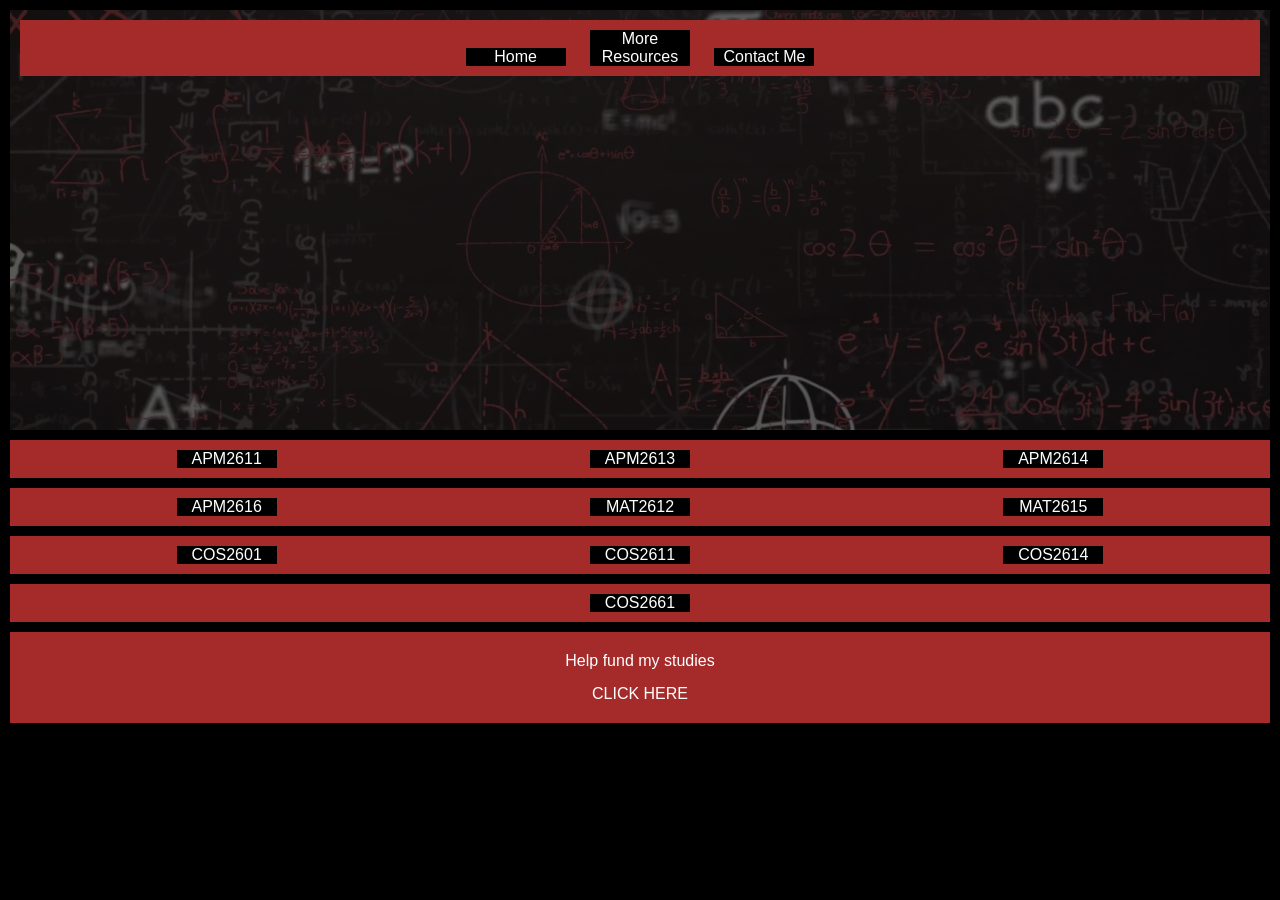
<file: index.html>
<!DOCTYPE html>
<html lang="en">
<head>
    <title>UNISA Notes | Download Study Resources | Textbooks</title>
    <meta name="description" content="Download free UNISA notes and study resources for multiple Mathematics and Computer Science modules.">
    <meta name="keywords" content="UNISA notes, COS1511, COS1512, COS1501, COS1521, MAT1512, MAT1513, MAT1503, APM1513, APM1514, APM2611, APM2613, APM2614, APM2616, COS2601, COS2611, COS2614, COS2661, MAT2612, MAT2615">
    <meta charset="UTF-8">
    <meta name="viewport" content="width=device-width, initial-scale=1.0">
    <link rel="canonical" href="https://lonwabosunisanotes.co.za/index.html">
    <link rel="stylesheet" href="style.css">
</head>
<body>
    <header>
        <nav>
            <ul>
                <li><a href = "index.html">Home</a></li>
                <li><a href = "mymodules.html">More Resources</a></li>
                <li><a href = "contactMe.html">Contact Me</a></li>
            </ul>
        </nav>
        <!--<section class="myhead">-->
            <!--<figure class="myhead">
                <img src="notesWebsiteProfileImage.jpeg">
                <figcaption>Access all the essential resources to excel in your BSc Computer Science and Applied Mathematics degree at UNISA.</figcaption>
                
            </figure>-->
        <!--</section>-->
        <!--<h1>About Me</h1>-->
    </header>
    <!--<section>
        <div>
        <h3>1st year level</h3>
        </div>
    </section>
    <section>
        <div>APM1513</div>
        <div>APM1514</div>
        <div>COS1501</div>
    </section>
    <section>
        <div><a href = "COS1511.html">COS1511</a></div>
        <div>COS1512</div>
        <div>COS1521</div>
    </section>
    <section>
        <div>MAT1503</div>
        <div>MAT1512</div>
        <div>MAT1613</div>
    </section>
    <section>
        <div>
            <h3>2nd year level</h3>
        </div>
    </section>-->
    <section>
        <div><a href = "APM2611.html">APM2611</a></div>
        <div><a href = "APM2613.html">APM2613</a></div>
        <div><a href = "APM2614.html">APM2614</a></div>
    </section>

    <section>
        <div><a href = "APM2616.html">APM2616</a></div>
        <div><a href = "MAT2612.html">MAT2612</a></div>
        <div>MAT2615</div>
    </section>
    <section>
        <div><a href = "COS2601.html">COS2601</a></div>
        <div><a href = "COS2611.html">COS2611</a></div>
        <div><a href = "COS2614.html">COS2614</a></div>
    </section>
    <section>
        <div><a href = "COS2661.html">COS2661</a></div>
    </section>
    <!--<section>
        <div>More resources</div>
    </section>-->
    <footer>
        <p>Help fund my studies</p>
        <p>CLICK HERE</p>
    </footer>
</body>
</html>
</file>
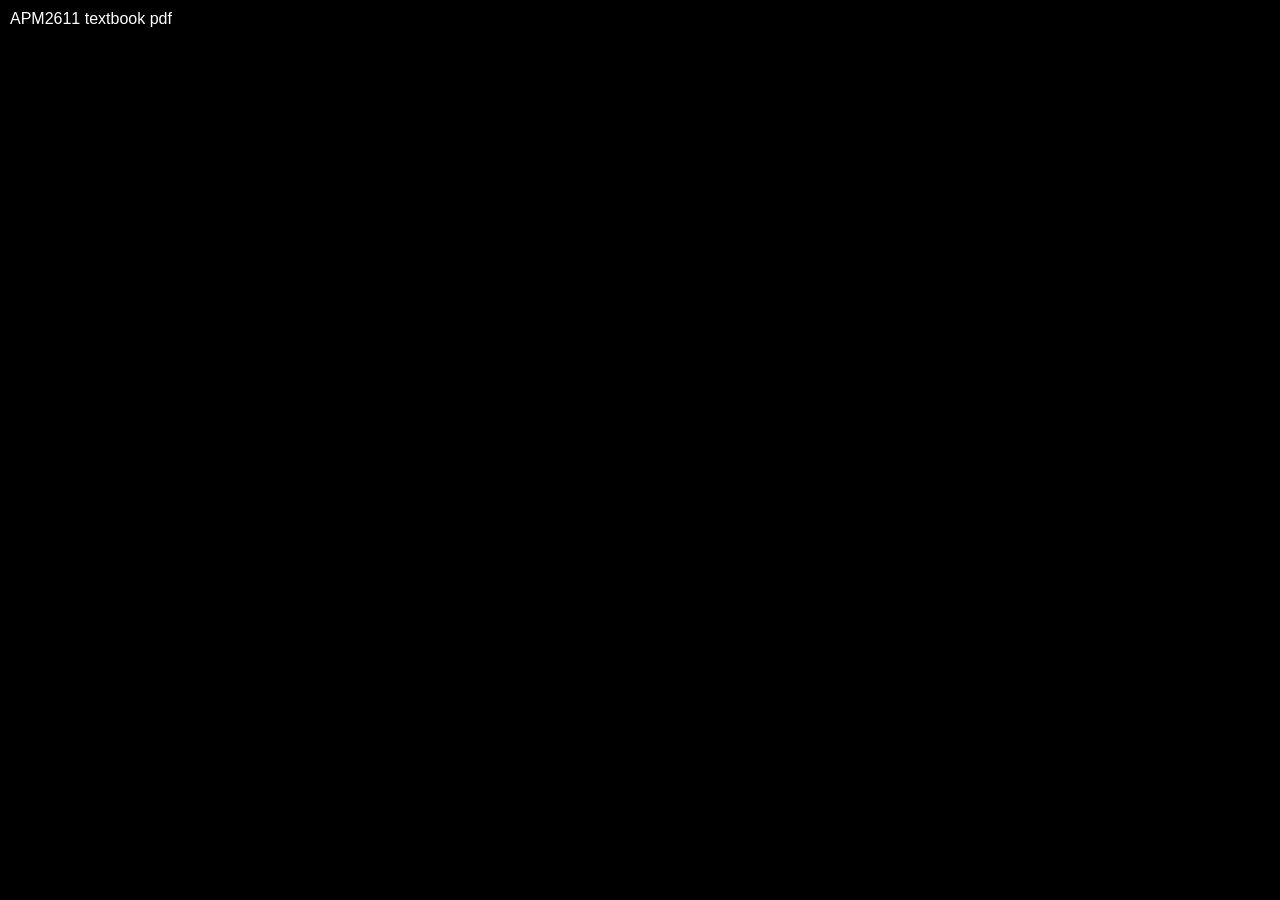
<file: APM2611.html>
<!DOCTYPE html>
<html lang="en">
<head>
    <title>COS1511 Study Notes | UNISA Introduction to Programming | Lonwabo's Notes</title>
    <meta name="description" content="Download detailed APM2611 study notes for UNISA students. Covering key programming concepts, summaries, and exam preparation resources.">

    <meta charset="UTF-8">
    <meta name="viewport" content="width=device-width, initial-scale=1.0">
    <link rel="canonical" href="https://lonwabosunisanotes.co.za/COS1511.html">
    <link rel="stylesheet" href="style.css">
</head>
<body>
    <!--<p>Click on links below to download document</p>-->

    <p><a href = "Dennis_G_Zill,_Warren_S_Wright_Differential_Equations_with_Boundary.pdf" download>APM2611 textbook pdf</a></p>
</body>
</html>
</file>
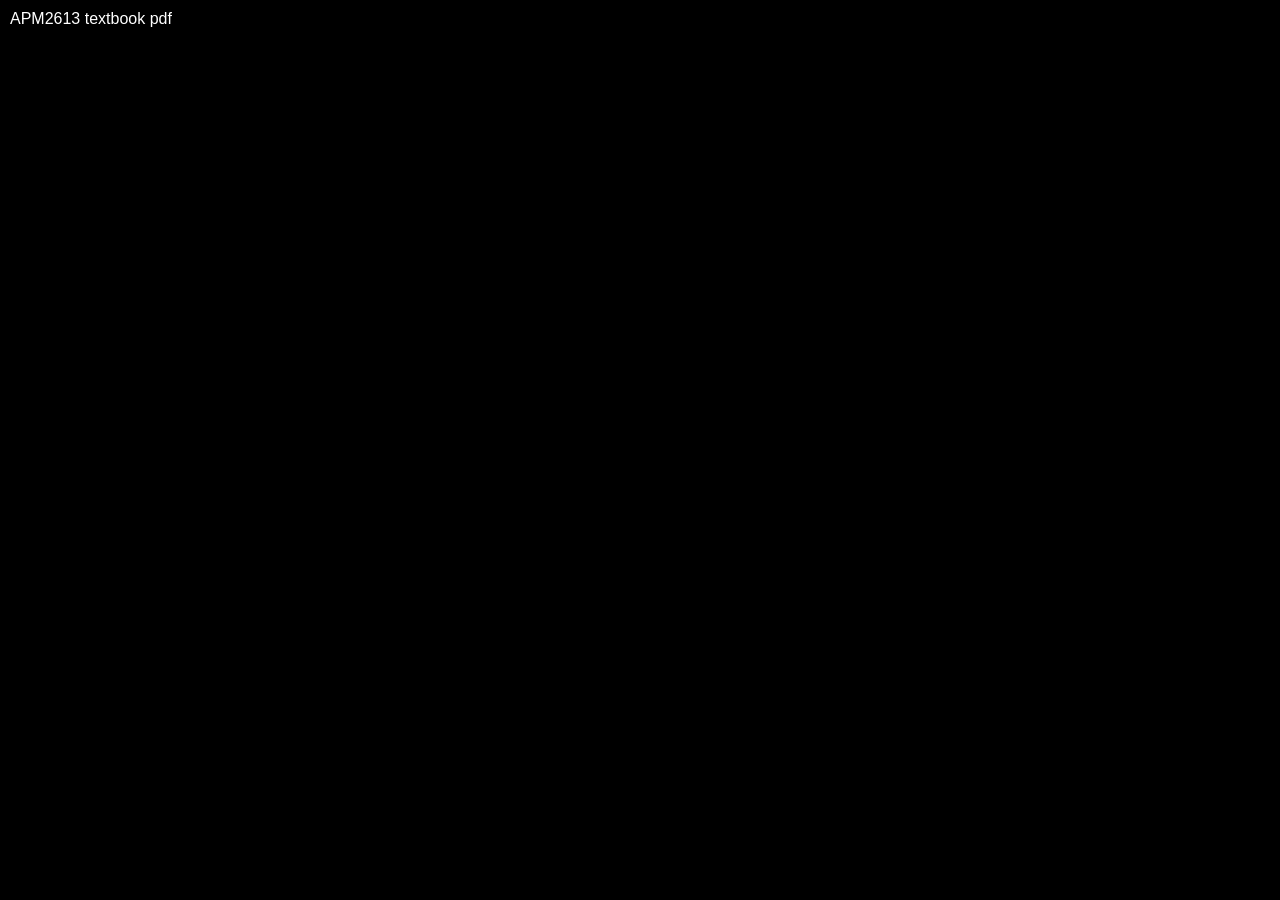
<file: APM2613.html>
<!DOCTYPE html>
<html lang="en">
<head>
    <title>APM2613 Study Notes | Numerical Methods | Lonwabo's Notes</title>
    <meta name="description" content="Download detailed APM2611 study notes for UNISA students. Covering key programming concepts, summaries, and exam preparation resources.">

    <meta charset="UTF-8">
    <meta name="viewport" content="width=device-width, initial-scale=1.0">
    <link rel="canonical" href="https://lonwabosunisanotes.co.za/COS1511.html">
    <link rel="stylesheet" href="style.css">
</head>
<body>
    <!--<p>Click on links below to download document</p>-->

    <p><a href = "https://pub-52a49ba85c1a4db6abe16d45752e7bfb.r2.dev/APM%202613%20Richard%20L.%20Burden%2C%20J.%20Douglas%20Faires%2C%20Annette%20M.%20Burden%20-%20Numerical%20Analysis-Cengage%20Learning%20(2015).pdf" download>APM2613 textbook pdf</a></p>
</body>
</html>
</file>
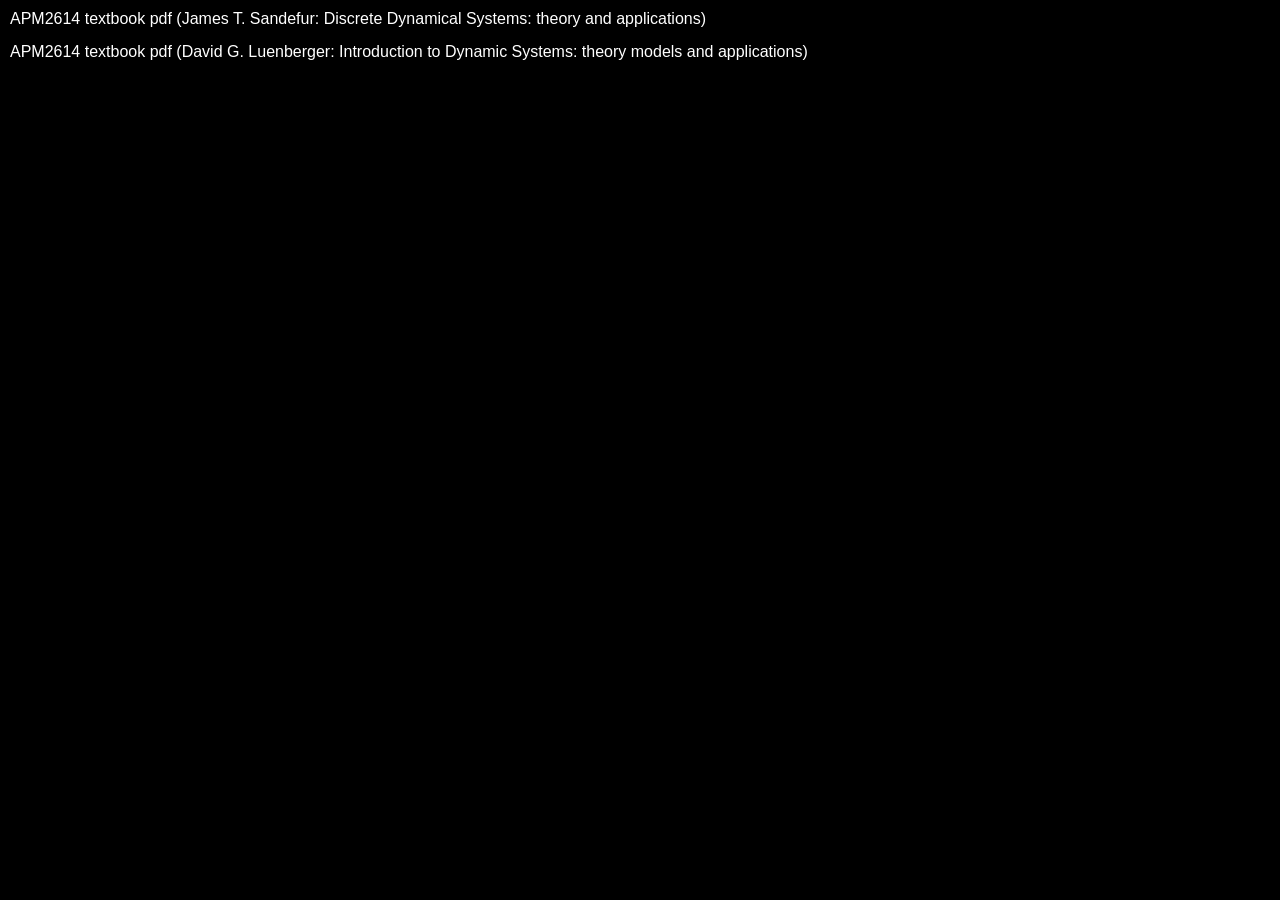
<file: APM2614.html>
<!DOCTYPE html>
<html lang="en">
<head>
    <title>APM2614 Study Notes | Applied Dynamical Systems | UNISA Notes</title>
    <meta name="description" content="Download detailed APM2611 study notes for UNISA students. Covering key dynamical systems concepts, summaries, and exam preparation resources.">

    <meta charset="UTF-8">
    <meta name="viewport" content="width=device-width, initial-scale=1.0">
    <link rel="canonical" href="https://lonwabosunisanotes.co.za/COS1511.html">
    <link rel="stylesheet" href="style.css">
</head>
<body>
    <!--<p>Click on links below to download document</p>-->

    <p><a href = "https://pub-52a49ba85c1a4db6abe16d45752e7bfb.r2.dev/Discrete%20dynamical%20systems%20theory%20and%20applications%20(Sandefur%2C%20James%20T)%20(z-library.sk%2C%201lib.sk%2C%20z-lib.sk).pdf" download>APM2614 textbook pdf (James T. Sandefur: Discrete Dynamical Systems: theory and applications)</a></p>
    <p><a href = "https://pub-52a49ba85c1a4db6abe16d45752e7bfb.r2.dev/Introduction%20to%20Dynamic%20Systems%20Theory%2C%20Models%2C%20and%20Applications%20(David%20G.%20Luenberger)%20(z-library.sk%2C%201lib.sk%2C%20z-lib.sk).pdf" download>APM2614 textbook pdf (David G. Luenberger: Introduction to Dynamic Systems: theory models and applications)</a></p>
</body>
</html>
</file>
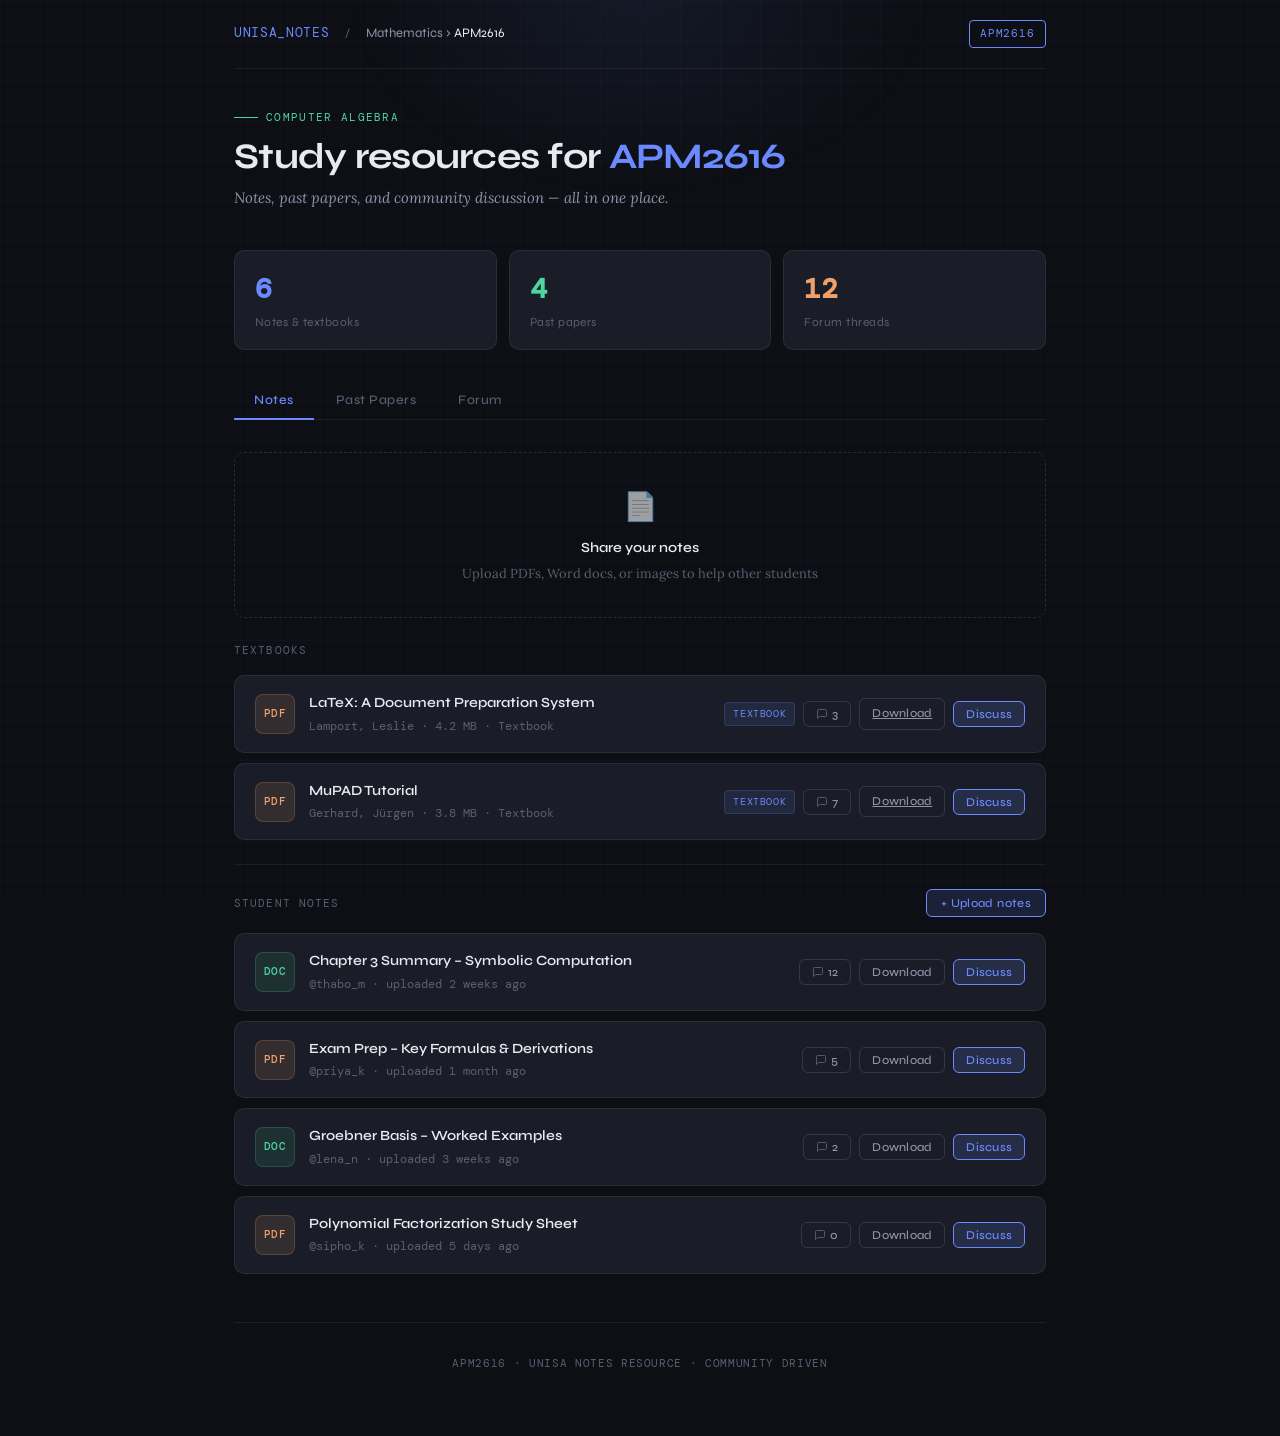
<file: APM2616-claudeAI.html>
<!DOCTYPE html>
<html lang="en">
<head>
<meta charset="UTF-8">
<meta name="viewport" content="width=device-width, initial-scale=1.0">
<title>APM2616 – Computer Algebra | UNISA Notes</title>
<link href="https://fonts.googleapis.com/css2?family=Syne:wght@400;500;600;700&family=DM+Mono:wght@300;400;500&family=Lora:ital,wght@0,400;0,500;1,400&display=swap" rel="stylesheet">
<style>
:root {
  --bg: #0d0f14;
  --bg2: #13151c;
  --bg3: #1a1d27;
  --surface: #1f2235;
  --surface2: #252840;
  --border: rgba(255,255,255,0.07);
  --border2: rgba(255,255,255,0.12);
  --text: #e8eaf2;
  --text2: #8f93a8;
  --text3: #5a5e73;
  --accent: #6c8aff;
  --accent2: #4fd6a0;
  --accent3: #f0a06a;
  --accent-glow: rgba(108,138,255,0.15);
  --red: #ff6b8a;
  --mono: 'DM Mono', monospace;
  --sans: 'Syne', sans-serif;
  --serif: 'Lora', serif;
}

* { box-sizing: border-box; margin: 0; padding: 0; }

body {
  background: var(--bg);
  color: var(--text);
  font-family: var(--sans);
  min-height: 100vh;
  line-height: 1.6;
}

/* SUBTLE GRID BACKGROUND */
body::before {
  content: '';
  position: fixed;
  inset: 0;
  background-image:
    linear-gradient(rgba(108,138,255,0.03) 1px, transparent 1px),
    linear-gradient(90deg, rgba(108,138,255,0.03) 1px, transparent 1px);
  background-size: 40px 40px;
  pointer-events: none;
  z-index: 0;
}

/* TOP GLOW */
body::after {
  content: '';
  position: fixed;
  top: -200px;
  left: 50%;
  transform: translateX(-50%);
  width: 600px;
  height: 400px;
  background: radial-gradient(ellipse, rgba(108,138,255,0.08) 0%, transparent 70%);
  pointer-events: none;
  z-index: 0;
}

.wrapper { position: relative; z-index: 1; max-width: 860px; margin: 0 auto; padding: 0 1.5rem 4rem; }

/* NAV */
nav {
  display: flex;
  align-items: center;
  gap: 1rem;
  padding: 1.25rem 0;
  border-bottom: 1px solid var(--border);
  margin-bottom: 2.5rem;
  animation: fadeDown 0.4s ease both;
}

.nav-brand {
  font-family: var(--mono);
  font-size: 13px;
  color: var(--accent);
  letter-spacing: 0.05em;
  text-decoration: none;
}

.nav-sep { color: var(--text3); font-size: 12px; }

.nav-crumb { font-size: 13px; color: var(--text2); }
.nav-crumb span { color: var(--text); }

.nav-badge {
  margin-left: auto;
  font-family: var(--mono);
  font-size: 11px;
  padding: 4px 10px;
  border: 1px solid var(--accent);
  color: var(--accent);
  border-radius: 4px;
  letter-spacing: 0.08em;
}

/* HERO */
.hero {
  margin-bottom: 2.5rem;
  animation: fadeUp 0.5s ease 0.1s both;
}

.hero-eyebrow {
  font-family: var(--mono);
  font-size: 11px;
  color: var(--accent2);
  letter-spacing: 0.12em;
  text-transform: uppercase;
  margin-bottom: 10px;
  display: flex;
  align-items: center;
  gap: 8px;
}

.hero-eyebrow::before {
  content: '';
  display: inline-block;
  width: 24px;
  height: 1px;
  background: var(--accent2);
}

.hero h1 {
  font-size: 36px;
  font-weight: 700;
  letter-spacing: -0.02em;
  line-height: 1.15;
  margin-bottom: 8px;
  color: var(--text);
}

.hero h1 em {
  font-style: normal;
  color: var(--accent);
}

.hero p {
  font-size: 15px;
  color: var(--text2);
  font-family: var(--serif);
  font-style: italic;
}

/* STATS */
.stats {
  display: grid;
  grid-template-columns: repeat(3, 1fr);
  gap: 12px;
  margin-bottom: 2rem;
  animation: fadeUp 0.5s ease 0.2s both;
}

.stat-card {
  background: var(--bg3);
  border: 1px solid var(--border);
  border-radius: 10px;
  padding: 1rem 1.25rem;
  transition: border-color 0.2s;
}

.stat-card:hover { border-color: var(--border2); }

.stat-num {
  font-size: 28px;
  font-weight: 700;
  font-family: var(--mono);
  color: var(--text);
}

.stat-num.blue { color: var(--accent); }
.stat-num.green { color: var(--accent2); }
.stat-num.orange { color: var(--accent3); }

.stat-label {
  font-size: 12px;
  color: var(--text3);
  margin-top: 2px;
  letter-spacing: 0.04em;
}

/* TABS */
.tabs-wrapper {
  display: flex;
  gap: 2px;
  border-bottom: 1px solid var(--border);
  margin-bottom: 2rem;
  animation: fadeUp 0.5s ease 0.25s both;
}

.tab-btn {
  padding: 10px 20px;
  font-family: var(--sans);
  font-size: 13px;
  font-weight: 500;
  color: var(--text3);
  background: none;
  border: none;
  cursor: pointer;
  border-bottom: 2px solid transparent;
  margin-bottom: -1px;
  letter-spacing: 0.04em;
  transition: color 0.2s, border-color 0.2s;
}

.tab-btn:hover { color: var(--text2); }

.tab-btn.active {
  color: var(--accent);
  border-bottom-color: var(--accent);
}

/* SECTION HEADERS */
.section-head {
  display: flex;
  align-items: center;
  justify-content: space-between;
  margin-bottom: 1rem;
}

.section-label {
  font-family: var(--mono);
  font-size: 11px;
  letter-spacing: 0.1em;
  text-transform: uppercase;
  color: var(--text3);
}

.upload-btn {
  display: inline-flex;
  align-items: center;
  gap: 6px;
  font-size: 12px;
  font-family: var(--sans);
  font-weight: 500;
  padding: 6px 14px;
  border-radius: 6px;
  border: 1px solid var(--accent);
  color: var(--accent);
  background: var(--accent-glow);
  cursor: pointer;
  transition: background 0.2s;
  letter-spacing: 0.03em;
}

.upload-btn:hover { background: rgba(108,138,255,0.22); }

/* RESOURCE CARDS */
.resource-card {
  background: var(--bg3);
  border: 1px solid var(--border);
  border-radius: 10px;
  padding: 1rem 1.25rem;
  margin-bottom: 10px;
  display: flex;
  align-items: center;
  gap: 14px;
  transition: border-color 0.2s, background 0.2s;
  animation: fadeUp 0.35s ease both;
}

.resource-card:hover {
  border-color: var(--border2);
  background: var(--surface);
}

.file-icon {
  width: 40px;
  height: 40px;
  border-radius: 8px;
  display: flex;
  align-items: center;
  justify-content: center;
  font-family: var(--mono);
  font-size: 11px;
  font-weight: 500;
  flex-shrink: 0;
  letter-spacing: 0.05em;
}

.file-icon.pdf { background: rgba(240,160,106,0.12); color: var(--accent3); border: 1px solid rgba(240,160,106,0.2); }
.file-icon.doc { background: rgba(79,214,160,0.1); color: var(--accent2); border: 1px solid rgba(79,214,160,0.2); }
.file-icon.exam { background: rgba(108,138,255,0.1); color: var(--accent); border: 1px solid rgba(108,138,255,0.2); }

.rc-info { flex: 1; min-width: 0; }
.rc-title { font-size: 14px; font-weight: 600; color: var(--text); white-space: nowrap; overflow: hidden; text-overflow: ellipsis; }
.rc-meta { font-size: 12px; color: var(--text3); margin-top: 2px; font-family: var(--mono); }

.rc-actions { display: flex; align-items: center; gap: 8px; flex-shrink: 0; }

.tag-pill {
  font-size: 10px;
  font-family: var(--mono);
  padding: 3px 8px;
  border-radius: 4px;
  letter-spacing: 0.06em;
}

.tag-pill.memo { background: rgba(79,214,160,0.12); color: var(--accent2); border: 1px solid rgba(79,214,160,0.2); }
.tag-pill.no-memo { background: rgba(255,107,138,0.1); color: var(--red); border: 1px solid rgba(255,107,138,0.2); }
.tag-pill.textbook { background: rgba(108,138,255,0.1); color: var(--accent); border: 1px solid rgba(108,138,255,0.2); }

.discuss-count {
  font-size: 12px;
  color: var(--text3);
  font-family: var(--mono);
  display: flex;
  align-items: center;
  gap: 4px;
}

.discuss-count svg { opacity: 0.5; }

.btn-ghost {
  font-size: 12px;
  font-family: var(--sans);
  font-weight: 500;
  padding: 5px 12px;
  border: 1px solid var(--border2);
  border-radius: 6px;
  color: var(--text2);
  background: none;
  cursor: pointer;
  transition: all 0.15s;
  letter-spacing: 0.02em;
}

.btn-ghost:hover { border-color: var(--accent); color: var(--accent); }

.btn-accent {
  font-size: 12px;
  font-family: var(--sans);
  font-weight: 500;
  padding: 5px 12px;
  border: 1px solid var(--accent);
  border-radius: 6px;
  color: var(--accent);
  background: var(--accent-glow);
  cursor: pointer;
  transition: background 0.15s;
  letter-spacing: 0.02em;
}

.btn-accent:hover { background: rgba(108,138,255,0.22); }

/* DIVIDER */
.divider {
  height: 1px;
  background: var(--border);
  margin: 1.5rem 0;
}

/* FORUM */
.forum-card {
  background: var(--bg3);
  border: 1px solid var(--border);
  border-radius: 10px;
  margin-bottom: 12px;
  overflow: hidden;
  transition: border-color 0.2s;
  animation: fadeUp 0.35s ease both;
}

.forum-card:hover { border-color: var(--border2); }

.forum-main {
  padding: 1rem 1.25rem;
  display: flex;
  gap: 12px;
}

.avatar {
  width: 34px;
  height: 34px;
  border-radius: 50%;
  display: flex;
  align-items: center;
  justify-content: center;
  font-size: 12px;
  font-weight: 600;
  flex-shrink: 0;
  font-family: var(--mono);
}

.av-purple { background: rgba(108,138,255,0.15); color: var(--accent); }
.av-green { background: rgba(79,214,160,0.12); color: var(--accent2); }
.av-orange { background: rgba(240,160,106,0.12); color: var(--accent3); }
.av-red { background: rgba(255,107,138,0.1); color: var(--red); }

.forum-content { flex: 1; }
.forum-title { font-size: 14px; font-weight: 600; color: var(--text); margin-bottom: 4px; }
.forum-snippet { font-size: 13px; color: var(--text2); font-family: var(--serif); line-height: 1.55; }
.forum-by { font-size: 11px; color: var(--text3); font-family: var(--mono); margin-top: 6px; }

.forum-tag {
  flex-shrink: 0;
  font-size: 10px;
  font-family: var(--mono);
  padding: 3px 8px;
  border-radius: 4px;
  height: fit-content;
  letter-spacing: 0.06em;
}

.forum-tag.note { background: rgba(79,214,160,0.1); color: var(--accent2); border: 1px solid rgba(79,214,160,0.15); }
.forum-tag.paper { background: rgba(108,138,255,0.1); color: var(--accent); border: 1px solid rgba(108,138,255,0.15); }
.forum-tag.general { background: rgba(240,160,106,0.1); color: var(--accent3); border: 1px solid rgba(240,160,106,0.15); }

.reply {
  margin: 0 1.25rem 12px 2.5rem;
  padding: 10px 14px;
  background: var(--bg2);
  border-radius: 8px;
  border-left: 2px solid var(--accent);
  display: flex;
  gap: 10px;
}

.reply-body { flex: 1; }
.reply-body p { font-size: 13px; color: var(--text2); font-family: var(--serif); line-height: 1.5; }
.reply-meta { font-size: 11px; color: var(--text3); font-family: var(--mono); margin-bottom: 4px; }

.forum-footer {
  padding: 8px 1.25rem;
  background: var(--bg2);
  border-top: 1px solid var(--border);
  display: flex;
  align-items: center;
  gap: 16px;
}

.forum-stat { font-size: 12px; color: var(--text3); font-family: var(--mono); display: flex; align-items: center; gap: 5px; }

.reply-input-wrap { margin: 0 1.25rem 12px; }

.reply-input-wrap textarea {
  width: 100%;
  background: var(--bg2);
  border: 1px solid var(--border2);
  border-radius: 8px;
  color: var(--text);
  font-family: var(--serif);
  font-size: 13px;
  padding: 10px 14px;
  resize: none;
  outline: none;
  transition: border-color 0.2s;
  line-height: 1.5;
}

.reply-input-wrap textarea::placeholder { color: var(--text3); }
.reply-input-wrap textarea:focus { border-color: var(--accent); }

.reply-actions { display: flex; justify-content: flex-end; gap: 8px; margin-top: 6px; }

/* NEW THREAD FORM */
.new-thread-form {
  background: var(--bg3);
  border: 1px solid var(--border2);
  border-radius: 10px;
  padding: 1.25rem;
  margin-bottom: 1.5rem;
  display: none;
  animation: fadeUp 0.3s ease both;
}

.new-thread-form.open { display: block; }

.form-field { margin-bottom: 12px; }
.form-label { font-size: 11px; font-family: var(--mono); color: var(--text3); letter-spacing: 0.08em; text-transform: uppercase; margin-bottom: 6px; display: block; }

.form-input {
  width: 100%;
  background: var(--bg2);
  border: 1px solid var(--border2);
  border-radius: 7px;
  color: var(--text);
  font-family: var(--sans);
  font-size: 13px;
  padding: 9px 12px;
  outline: none;
  transition: border-color 0.2s;
}

.form-input:focus { border-color: var(--accent); }
.form-input::placeholder { color: var(--text3); }

.form-select {
  width: 100%;
  background: var(--bg2);
  border: 1px solid var(--border2);
  border-radius: 7px;
  color: var(--text);
  font-family: var(--mono);
  font-size: 12px;
  padding: 9px 12px;
  outline: none;
  cursor: pointer;
  appearance: none;
}

.form-textarea {
  width: 100%;
  background: var(--bg2);
  border: 1px solid var(--border2);
  border-radius: 7px;
  color: var(--text);
  font-family: var(--serif);
  font-size: 13px;
  padding: 9px 12px;
  outline: none;
  resize: vertical;
  min-height: 80px;
  line-height: 1.55;
  transition: border-color 0.2s;
}

.form-textarea:focus { border-color: var(--accent); }
.form-textarea::placeholder { color: var(--text3); }

/* UPLOAD ZONE */
.upload-zone {
  border: 1px dashed var(--border2);
  border-radius: 10px;
  padding: 2rem;
  text-align: center;
  margin-bottom: 1.5rem;
  transition: border-color 0.2s, background 0.2s;
  cursor: pointer;
}

.upload-zone:hover { border-color: var(--accent); background: var(--accent-glow); }
.upload-zone-icon { font-size: 28px; margin-bottom: 8px; opacity: 0.6; }
.upload-zone strong { display: block; font-size: 14px; font-weight: 600; color: var(--text); margin-bottom: 4px; }
.upload-zone p { font-size: 13px; color: var(--text3); font-family: var(--serif); }

/* VOTE BUTTON */
.vote-btn {
  display: flex;
  flex-direction: column;
  align-items: center;
  gap: 2px;
  background: none;
  border: 1px solid var(--border);
  border-radius: 6px;
  padding: 4px 8px;
  cursor: pointer;
  color: var(--text3);
  font-family: var(--mono);
  font-size: 11px;
  transition: all 0.15s;
  flex-shrink: 0;
}

.vote-btn:hover { border-color: var(--accent2); color: var(--accent2); }
.vote-btn.voted { border-color: var(--accent2); color: var(--accent2); background: rgba(79,214,160,0.08); }

/* TABS CONTENT */
.tab-content { display: none; animation: fadeUp 0.3s ease both; }
.tab-content.active { display: block; }

/* ANIMATIONS */
@keyframes fadeUp {
  from { opacity: 0; transform: translateY(10px); }
  to   { opacity: 1; transform: translateY(0); }
}

@keyframes fadeDown {
  from { opacity: 0; transform: translateY(-8px); }
  to   { opacity: 1; transform: translateY(0); }
}

/* EXPANDED REPLIES */
.replies-section { display: none; }
.replies-section.open { display: block; }

/* FOOTER */
.page-footer {
  border-top: 1px solid var(--border);
  padding-top: 2rem;
  margin-top: 3rem;
  text-align: center;
  font-family: var(--mono);
  font-size: 11px;
  color: var(--text3);
  letter-spacing: 0.06em;
}

/* SCROLLBAR */
::-webkit-scrollbar { width: 6px; }
::-webkit-scrollbar-track { background: var(--bg); }
::-webkit-scrollbar-thumb { background: var(--surface2); border-radius: 3px; }

/* RESPONSIVE */
@media (max-width: 600px) {
  .hero h1 { font-size: 26px; }
  .stats { grid-template-columns: 1fr 1fr; }
  .stats .stat-card:last-child { grid-column: span 2; }
  .rc-actions { flex-wrap: wrap; }
  .tag-pill { display: none; }
}
</style>
</head>
<body>

<div class="wrapper">

  <!-- NAV -->
  <nav>
    <a href="#" class="nav-brand">UNISA_NOTES</a>
    <span class="nav-sep">/</span>
    <span class="nav-crumb">Mathematics &rsaquo; <span>APM2616</span></span>
    <div class="nav-badge">APM2616</div>
  </nav>

  <!-- HERO -->
  <div class="hero">
    <div class="hero-eyebrow">Computer Algebra</div>
    <h1>Study resources for <em>APM2616</em></h1>
    <p>Notes, past papers, and community discussion — all in one place.</p>
  </div>

  <!-- STATS -->
  <div class="stats">
    <div class="stat-card">
      <div class="stat-num blue" id="stat-notes">6</div>
      <div class="stat-label">Notes &amp; textbooks</div>
    </div>
    <div class="stat-card">
      <div class="stat-num green" id="stat-papers">4</div>
      <div class="stat-label">Past papers</div>
    </div>
    <div class="stat-card">
      <div class="stat-num orange" id="stat-threads">12</div>
      <div class="stat-label">Forum threads</div>
    </div>
  </div>

  <!-- TABS -->
  <div class="tabs-wrapper">
    <button class="tab-btn active" onclick="switchTab('notes', this)">Notes</button>
    <button class="tab-btn" onclick="switchTab('papers', this)">Past Papers</button>
    <button class="tab-btn" onclick="switchTab('forum', this)">Forum</button>
  </div>

  <!-- ======== NOTES TAB ======== -->
  <div id="tab-notes" class="tab-content active">

    <div class="upload-zone" onclick="alert('Upload functionality — connect to your backend!')">
      <div class="upload-zone-icon">📄</div>
      <strong>Share your notes</strong>
      <p>Upload PDFs, Word docs, or images to help other students</p>
    </div>

    <div class="section-head">
      <div class="section-label">Textbooks</div>
    </div>

    <div class="resource-card" style="animation-delay:0.05s">
      <div class="file-icon pdf">PDF</div>
      <div class="rc-info">
        <div class="rc-title">LaTeX: A Document Preparation System</div>
        <div class="rc-meta">Lamport, Leslie · 4.2 MB · Textbook</div>
      </div>
      <div class="rc-actions">
        <span class="tag-pill textbook">TEXTBOOK</span>
        <button class="discuss-count btn-ghost" onclick="openForumFor('LaTeX Textbook')">
          <svg width="12" height="12" fill="none" stroke="currentColor" stroke-width="2" viewBox="0 0 24 24"><path d="M21 15a2 2 0 0 1-2 2H7l-4 4V5a2 2 0 0 1 2-2h14a2 2 0 0 1 2 2z"></path></svg>
          3
        </button>
        <a href="https://pub-52a49ba85c1a4db6abe16d45752e7bfb.r2.dev/LATEX%20a%20document%20preparation%20system%20users%20guide%20and%20reference%20manual%20(Lamport%2C%20Leslie)%20(z-library.sk%2C%201lib.sk%2C%20z-lib.sk).pdf" target="_blank" class="btn-ghost">Download</a>
        <button class="btn-accent" onclick="openForumFor('LaTeX Textbook')">Discuss</button>
      </div>
    </div>

    <div class="resource-card" style="animation-delay:0.1s">
      <div class="file-icon pdf">PDF</div>
      <div class="rc-info">
        <div class="rc-title">MuPAD Tutorial</div>
        <div class="rc-meta">Gerhard, Jürgen · 3.8 MB · Textbook</div>
      </div>
      <div class="rc-actions">
        <span class="tag-pill textbook">TEXTBOOK</span>
        <button class="discuss-count btn-ghost" onclick="openForumFor('MuPAD Tutorial')">
          <svg width="12" height="12" fill="none" stroke="currentColor" stroke-width="2" viewBox="0 0 24 24"><path d="M21 15a2 2 0 0 1-2 2H7l-4 4V5a2 2 0 0 1 2-2h14a2 2 0 0 1 2 2z"></path></svg>
          7
        </button>
        <a href="https://pub-52a49ba85c1a4db6abe16d45752e7bfb.r2.dev/MuPAD%20tutorial%20a%20version%20and%20platform%20independent%20introduction%20(Gerhard%2C%20J%C3%BCrgen%2C%201967-)%20(z-library.sk%2C%201lib.sk%2C%20z-lib.sk).pdf" target="_blank" class="btn-ghost">Download</a>
        <button class="btn-accent" onclick="openForumFor('MuPAD Tutorial')">Discuss</button>
      </div>
    </div>

    <div class="divider"></div>

    <div class="section-head">
      <div class="section-label">Student Notes</div>
      <button class="upload-btn" onclick="alert('Upload functionality — connect to your backend!')">
        + Upload notes
      </button>
    </div>

    <div class="resource-card" style="animation-delay:0.15s">
      <div class="file-icon doc">DOC</div>
      <div class="rc-info">
        <div class="rc-title">Chapter 3 Summary – Symbolic Computation</div>
        <div class="rc-meta">@thabo_m · uploaded 2 weeks ago</div>
      </div>
      <div class="rc-actions">
        <button class="discuss-count btn-ghost" onclick="openForumFor('Chapter 3 Summary')">
          <svg width="12" height="12" fill="none" stroke="currentColor" stroke-width="2" viewBox="0 0 24 24"><path d="M21 15a2 2 0 0 1-2 2H7l-4 4V5a2 2 0 0 1 2-2h14a2 2 0 0 1 2 2z"></path></svg>
          12
        </button>
        <button class="btn-ghost">Download</button>
        <button class="btn-accent" onclick="openForumFor('Chapter 3 Summary')">Discuss</button>
      </div>
    </div>

    <div class="resource-card" style="animation-delay:0.2s">
      <div class="file-icon pdf">PDF</div>
      <div class="rc-info">
        <div class="rc-title">Exam Prep – Key Formulas &amp; Derivations</div>
        <div class="rc-meta">@priya_k · uploaded 1 month ago</div>
      </div>
      <div class="rc-actions">
        <button class="discuss-count btn-ghost" onclick="openForumFor('Exam Prep Notes')">
          <svg width="12" height="12" fill="none" stroke="currentColor" stroke-width="2" viewBox="0 0 24 24"><path d="M21 15a2 2 0 0 1-2 2H7l-4 4V5a2 2 0 0 1 2-2h14a2 2 0 0 1 2 2z"></path></svg>
          5
        </button>
        <button class="btn-ghost">Download</button>
        <button class="btn-accent" onclick="openForumFor('Exam Prep Notes')">Discuss</button>
      </div>
    </div>

    <div class="resource-card" style="animation-delay:0.25s">
      <div class="file-icon doc">DOC</div>
      <div class="rc-info">
        <div class="rc-title">Groebner Basis – Worked Examples</div>
        <div class="rc-meta">@lena_n · uploaded 3 weeks ago</div>
      </div>
      <div class="rc-actions">
        <button class="discuss-count btn-ghost">
          <svg width="12" height="12" fill="none" stroke="currentColor" stroke-width="2" viewBox="0 0 24 24"><path d="M21 15a2 2 0 0 1-2 2H7l-4 4V5a2 2 0 0 1 2-2h14a2 2 0 0 1 2 2z"></path></svg>
          2
        </button>
        <button class="btn-ghost">Download</button>
        <button class="btn-accent">Discuss</button>
      </div>
    </div>

    <div class="resource-card" style="animation-delay:0.3s">
      <div class="file-icon pdf">PDF</div>
      <div class="rc-info">
        <div class="rc-title">Polynomial Factorization Study Sheet</div>
        <div class="rc-meta">@sipho_k · uploaded 5 days ago</div>
      </div>
      <div class="rc-actions">
        <button class="discuss-count btn-ghost">
          <svg width="12" height="12" fill="none" stroke="currentColor" stroke-width="2" viewBox="0 0 24 24"><path d="M21 15a2 2 0 0 1-2 2H7l-4 4V5a2 2 0 0 1 2-2h14a2 2 0 0 1 2 2z"></path></svg>
          0
        </button>
        <button class="btn-ghost">Download</button>
        <button class="btn-accent">Discuss</button>
      </div>
    </div>

  </div>

  <!-- ======== PAST PAPERS TAB ======== -->
  <div id="tab-papers" class="tab-content">

    <div class="upload-zone" onclick="alert('Upload functionality — connect to your backend!')">
      <div class="upload-zone-icon">📋</div>
      <strong>Have a past paper?</strong>
      <p>Upload past exam papers and memos to help everyone prepare</p>
    </div>

    <div class="section-head">
      <div class="section-label">Exam Papers</div>
      <button class="upload-btn" onclick="alert('Upload functionality — connect to your backend!')">+ Upload paper</button>
    </div>

    <div class="resource-card" style="animation-delay:0.05s">
      <div class="file-icon exam">PDF</div>
      <div class="rc-info">
        <div class="rc-title">APM2616 – October/November 2023</div>
        <div class="rc-meta">Exam paper · Memo included</div>
      </div>
      <div class="rc-actions">
        <span class="tag-pill memo">MEMO</span>
        <button class="discuss-count btn-ghost" onclick="openForumFor('Oct/Nov 2023 Paper')">
          <svg width="12" height="12" fill="none" stroke="currentColor" stroke-width="2" viewBox="0 0 24 24"><path d="M21 15a2 2 0 0 1-2 2H7l-4 4V5a2 2 0 0 1 2-2h14a2 2 0 0 1 2 2z"></path></svg>
          9
        </button>
        <button class="btn-ghost">Download</button>
        <button class="btn-accent" onclick="openForumFor('Oct/Nov 2023 Paper')">Discuss</button>
      </div>
    </div>

    <div class="resource-card" style="animation-delay:0.1s">
      <div class="file-icon exam">PDF</div>
      <div class="rc-info">
        <div class="rc-title">APM2616 – May/June 2023</div>
        <div class="rc-meta">Exam paper · No memo</div>
      </div>
      <div class="rc-actions">
        <span class="tag-pill no-memo">NO MEMO</span>
        <button class="discuss-count btn-ghost">
          <svg width="12" height="12" fill="none" stroke="currentColor" stroke-width="2" viewBox="0 0 24 24"><path d="M21 15a2 2 0 0 1-2 2H7l-4 4V5a2 2 0 0 1 2-2h14a2 2 0 0 1 2 2z"></path></svg>
          2
        </button>
        <button class="btn-ghost">Download</button>
        <button class="btn-accent">Discuss</button>
      </div>
    </div>

    <div class="resource-card" style="animation-delay:0.15s">
      <div class="file-icon exam">PDF</div>
      <div class="rc-info">
        <div class="rc-title">APM2616 – October/November 2022</div>
        <div class="rc-meta">Exam paper · Memo included</div>
      </div>
      <div class="rc-actions">
        <span class="tag-pill memo">MEMO</span>
        <button class="discuss-count btn-ghost" onclick="openForumFor('Oct/Nov 2022 Paper')">
          <svg width="12" height="12" fill="none" stroke="currentColor" stroke-width="2" viewBox="0 0 24 24"><path d="M21 15a2 2 0 0 1-2 2H7l-4 4V5a2 2 0 0 1 2-2h14a2 2 0 0 1 2 2z"></path></svg>
          14
        </button>
        <button class="btn-ghost">Download</button>
        <button class="btn-accent" onclick="openForumFor('Oct/Nov 2022 Paper')">Discuss</button>
      </div>
    </div>

    <div class="resource-card" style="animation-delay:0.2s">
      <div class="file-icon exam">PDF</div>
      <div class="rc-info">
        <div class="rc-title">APM2616 – May/June 2022</div>
        <div class="rc-meta">Exam paper · Memo included</div>
      </div>
      <div class="rc-actions">
        <span class="tag-pill memo">MEMO</span>
        <button class="discuss-count btn-ghost">
          <svg width="12" height="12" fill="none" stroke="currentColor" stroke-width="2" viewBox="0 0 24 24"><path d="M21 15a2 2 0 0 1-2 2H7l-4 4V5a2 2 0 0 1 2-2h14a2 2 0 0 1 2 2z"></path></svg>
          6
        </button>
        <button class="btn-ghost">Download</button>
        <button class="btn-accent">Discuss</button>
      </div>
    </div>

  </div>

  <!-- ======== FORUM TAB ======== -->
  <div id="tab-forum" class="tab-content">

    <div class="section-head">
      <div class="section-label" id="forum-label">Recent Discussions</div>
      <button class="upload-btn" onclick="toggleNewThread()">+ New thread</button>
    </div>

    <!-- NEW THREAD FORM -->
    <div class="new-thread-form" id="new-thread-form">
      <div class="form-field">
        <label class="form-label">Thread title</label>
        <input type="text" class="form-input" placeholder="What's your question?" id="new-title">
      </div>
      <div class="form-field">
        <label class="form-label">Category</label>
        <select class="form-select" id="new-cat">
          <option value="general">General</option>
          <option value="note">Notes</option>
          <option value="paper">Past paper</option>
        </select>
      </div>
      <div class="form-field">
        <label class="form-label">Description</label>
        <textarea class="form-textarea" placeholder="Add more detail about your question..." id="new-body"></textarea>
      </div>
      <div class="reply-actions">
        <button class="btn-ghost" onclick="toggleNewThread()">Cancel</button>
        <button class="btn-accent" onclick="postNewThread()">Post thread</button>
      </div>
    </div>

    <!-- THREADS -->
    <div id="forum-threads">

      <div class="forum-card" data-id="1">
        <div class="forum-main">
          <div class="avatar av-purple">TM</div>
          <div class="forum-content">
            <div class="forum-title">How do you solve Q4 on the Nov 2023 paper?</div>
            <div class="forum-snippet">I keep getting the wrong answer for the symbolic differentiation in question 4b. Has anyone worked through this one step by step?</div>
            <div class="forum-by">@thabo_m · 3 days ago</div>
          </div>
          <div class="forum-tag paper">PAST PAPER</div>
        </div>
        <div class="replies-section open" id="replies-1">
          <div class="reply">
            <div class="avatar av-green" style="width:26px;height:26px;font-size:10px;">PK</div>
            <div class="reply-body">
              <div class="reply-meta">@priya_k · 2 days ago</div>
              <p>You need to apply the chain rule before substituting — the memo covers it on page 8 if you downloaded that version.</p>
            </div>
          </div>
          <div class="reply-input-wrap">
            <textarea rows="2" placeholder="Add a reply..." id="reply-input-1"></textarea>
            <div class="reply-actions">
              <button class="btn-ghost" onclick="document.getElementById('reply-input-1').value=''">Clear</button>
              <button class="btn-accent" onclick="postReply(1)">Reply</button>
            </div>
          </div>
        </div>
        <div class="forum-footer">
          <button class="vote-btn" onclick="this.classList.toggle('voted'); updateVote(this)">
            ▲ <span>4</span>
          </button>
          <div class="forum-stat">
            <svg width="12" height="12" fill="none" stroke="currentColor" stroke-width="2" viewBox="0 0 24 24"><path d="M21 15a2 2 0 0 1-2 2H7l-4 4V5a2 2 0 0 1 2-2h14a2 2 0 0 1 2 2z"></path></svg>
            4 replies
          </div>
          <div class="forum-stat">👁 23 views</div>
          <button class="btn-ghost" style="margin-left:auto;font-size:11px;" onclick="toggleReplies(1)">Toggle replies</button>
        </div>
      </div>

      <div class="forum-card" data-id="2">
        <div class="forum-main">
          <div class="avatar av-orange">LN</div>
          <div class="forum-content">
            <div class="forum-title">Chapter 3 summary – any corrections needed?</div>
            <div class="forum-snippet">Spotted a possible typo in the Groebner basis section. Can someone double-check equation 3.7? I think the subscript might be off.</div>
            <div class="forum-by">@lena_n · 1 week ago</div>
          </div>
          <div class="forum-tag note">NOTES</div>
        </div>
        <div class="replies-section" id="replies-2">
          <div class="reply-input-wrap">
            <textarea rows="2" placeholder="Add a reply..." id="reply-input-2"></textarea>
            <div class="reply-actions">
              <button class="btn-ghost" onclick="document.getElementById('reply-input-2').value=''">Clear</button>
              <button class="btn-accent" onclick="postReply(2)">Reply</button>
            </div>
          </div>
        </div>
        <div class="forum-footer">
          <button class="vote-btn" onclick="this.classList.toggle('voted'); updateVote(this)">
            ▲ <span>1</span>
          </button>
          <div class="forum-stat">
            <svg width="12" height="12" fill="none" stroke="currentColor" stroke-width="2" viewBox="0 0 24 24"><path d="M21 15a2 2 0 0 1-2 2H7l-4 4V5a2 2 0 0 1 2-2h14a2 2 0 0 1 2 2z"></path></svg>
            1 reply
          </div>
          <div class="forum-stat">👁 11 views</div>
          <button class="btn-ghost" style="margin-left:auto;font-size:11px;" onclick="toggleReplies(2)">Toggle replies</button>
        </div>
      </div>

      <div class="forum-card" data-id="3">
        <div class="forum-main">
          <div class="avatar av-red">SK</div>
          <div class="forum-content">
            <div class="forum-title">MuPAD vs Mathematica — is there an exam difference?</div>
            <div class="forum-snippet">The textbook uses MuPAD but I've seen some notes reference Mathematica commands. Are both tested, or should I focus on one?</div>
            <div class="forum-by">@sipho_k · 2 weeks ago</div>
          </div>
          <div class="forum-tag general">GENERAL</div>
        </div>
        <div class="replies-section" id="replies-3">
          <div class="reply">
            <div class="avatar av-purple" style="width:26px;height:26px;font-size:10px;">TM</div>
            <div class="reply-body">
              <div class="reply-meta">@thabo_m · 13 days ago</div>
              <p>Based on all the past papers I've seen, MuPAD is the primary system. Mathematica isn't explicitly tested but understanding both helps conceptually.</p>
            </div>
          </div>
          <div class="reply-input-wrap">
            <textarea rows="2" placeholder="Add a reply..." id="reply-input-3"></textarea>
            <div class="reply-actions">
              <button class="btn-ghost" onclick="document.getElementById('reply-input-3').value=''">Clear</button>
              <button class="btn-accent" onclick="postReply(3)">Reply</button>
            </div>
          </div>
        </div>
        <div class="forum-footer">
          <button class="vote-btn" onclick="this.classList.toggle('voted'); updateVote(this)">
            ▲ <span>7</span>
          </button>
          <div class="forum-stat">
            <svg width="12" height="12" fill="none" stroke="currentColor" stroke-width="2" viewBox="0 0 24 24"><path d="M21 15a2 2 0 0 1-2 2H7l-4 4V5a2 2 0 0 1 2-2h14a2 2 0 0 1 2 2z"></path></svg>
            7 replies
          </div>
          <div class="forum-stat">👁 41 views</div>
          <button class="btn-ghost" style="margin-left:auto;font-size:11px;" onclick="toggleReplies(3)">Toggle replies</button>
        </div>
      </div>

      <div class="forum-card" data-id="4">
        <div class="forum-main">
          <div class="avatar av-green">PK</div>
          <div class="forum-content">
            <div class="forum-title">Study group – anyone interested?</div>
            <div class="forum-snippet">Thinking of starting a weekly online study session before exams. Drop a reply if you'd want to join. Planning for Saturdays.</div>
            <div class="forum-by">@priya_k · 4 days ago</div>
          </div>
          <div class="forum-tag general">GENERAL</div>
        </div>
        <div class="replies-section" id="replies-4">
          <div class="reply-input-wrap">
            <textarea rows="2" placeholder="Add a reply..." id="reply-input-4"></textarea>
            <div class="reply-actions">
              <button class="btn-ghost" onclick="document.getElementById('reply-input-4').value=''">Clear</button>
              <button class="btn-accent" onclick="postReply(4)">Reply</button>
            </div>
          </div>
        </div>
        <div class="forum-footer">
          <button class="vote-btn" onclick="this.classList.toggle('voted'); updateVote(this)">
            ▲ <span>9</span>
          </button>
          <div class="forum-stat">
            <svg width="12" height="12" fill="none" stroke="currentColor" stroke-width="2" viewBox="0 0 24 24"><path d="M21 15a2 2 0 0 1-2 2H7l-4 4V5a2 2 0 0 1 2-2h14a2 2 0 0 1 2 2z"></path></svg>
            0 replies
          </div>
          <div class="forum-stat">👁 18 views</div>
          <button class="btn-ghost" style="margin-left:auto;font-size:11px;" onclick="toggleReplies(4)">Toggle replies</button>
        </div>
      </div>

    </div>
  </div>

  <div class="page-footer">
    APM2616 · UNISA NOTES RESOURCE · COMMUNITY DRIVEN
  </div>

</div>

<script>
  function switchTab(name, btn) {
    document.querySelectorAll('.tab-content').forEach(t => t.classList.remove('active'));
    document.querySelectorAll('.tab-btn').forEach(b => b.classList.remove('active'));
    document.getElementById('tab-' + name).classList.add('active');
    btn.classList.add('active');
  }

  function toggleReplies(id) {
    const s = document.getElementById('replies-' + id);
    s.classList.toggle('open');
  }

  function postReply(threadId) {
    const input = document.getElementById('reply-input-' + threadId);
    const text = input.value.trim();
    if (!text) return;

    const avatars = ['av-purple', 'av-green', 'av-orange', 'av-red'];
    const av = avatars[Math.floor(Math.random() * avatars.length)];

    const reply = document.createElement('div');
    reply.className = 'reply';
    reply.innerHTML = `
      <div class="avatar ${av}" style="width:26px;height:26px;font-size:10px;">ME</div>
      <div class="reply-body">
        <div class="reply-meta">@you · just now</div>
        <p>${escHtml(text)}</p>
      </div>
    `;

    const section = document.getElementById('replies-' + threadId);
    const inputWrap = section.querySelector('.reply-input-wrap');
    section.insertBefore(reply, inputWrap);
    input.value = '';

    // update reply count
    const footer = section.nextElementSibling;
    const countEl = footer.querySelector('.forum-stat span, .forum-stat');
    const stats = footer.querySelectorAll('.forum-stat');
    if (stats.length > 0) {
      const text2 = stats[0].textContent;
      const match = text2.match(/(\d+)/);
      if (match) {
        const newCount = parseInt(match[1]) + 1;
        stats[0].innerHTML = stats[0].innerHTML.replace(/\d+ repl/, newCount + ' repl');
      }
    }
  }

  let threadCount = 4;
  const avatarColors = ['av-purple', 'av-green', 'av-orange', 'av-red'];
  const tagMap = { general: 'GENERAL', note: 'NOTES', paper: 'PAST PAPER' };
  const tagClass = { general: 'general', note: 'note', paper: 'paper' };

  function toggleNewThread() {
    const form = document.getElementById('new-thread-form');
    form.classList.toggle('open');
  }

  function postNewThread() {
    const title = document.getElementById('new-title').value.trim();
    const body = document.getElementById('new-body').value.trim();
    const cat = document.getElementById('new-cat').value;
    if (!title) { alert('Please add a title.'); return; }

    threadCount++;
    const id = threadCount;
    const av = avatarColors[Math.floor(Math.random() * avatarColors.length)];

    const card = document.createElement('div');
    card.className = 'forum-card';
    card.dataset.id = id;
    card.style.animationDelay = '0s';
    card.innerHTML = `
      <div class="forum-main">
        <div class="avatar ${av}">ME</div>
        <div class="forum-content">
          <div class="forum-title">${escHtml(title)}</div>
          <div class="forum-snippet">${escHtml(body || 'No description provided.')}</div>
          <div class="forum-by">@you · just now</div>
        </div>
        <div class="forum-tag ${tagClass[cat]}">${tagMap[cat]}</div>
      </div>
      <div class="replies-section open" id="replies-${id}">
        <div class="reply-input-wrap">
          <textarea rows="2" placeholder="Be the first to reply..." id="reply-input-${id}"></textarea>
          <div class="reply-actions">
            <button class="btn-ghost" onclick="document.getElementById('reply-input-${id}').value=''">Clear</button>
            <button class="btn-accent" onclick="postReply(${id})">Reply</button>
          </div>
        </div>
      </div>
      <div class="forum-footer">
        <button class="vote-btn" onclick="this.classList.toggle('voted'); updateVote(this)">▲ <span>0</span></button>
        <div class="forum-stat">0 replies</div>
        <div class="forum-stat">👁 1 view</div>
        <button class="btn-ghost" style="margin-left:auto;font-size:11px;" onclick="toggleReplies(${id})">Toggle replies</button>
      </div>
    `;

    const container = document.getElementById('forum-threads');
    container.insertBefore(card, container.firstChild);

    document.getElementById('new-title').value = '';
    document.getElementById('new-body').value = '';
    document.getElementById('new-thread-form').classList.remove('open');

    const statEl = document.getElementById('stat-threads');
    statEl.textContent = parseInt(statEl.textContent) + 1;
  }

  function openForumFor(resourceName) {
    document.querySelectorAll('.tab-content').forEach(t => t.classList.remove('active'));
    document.querySelectorAll('.tab-btn').forEach(b => b.classList.remove('active'));
    document.getElementById('tab-forum').classList.add('active');
    document.querySelectorAll('.tab-btn')[2].classList.add('active');

    document.getElementById('new-thread-form').classList.add('open');
    document.getElementById('new-title').value = 'Question about: ' + resourceName;
    document.getElementById('new-title').focus();
  }

  function updateVote(btn) {
    const span = btn.querySelector('span');
    const current = parseInt(span.textContent);
    span.textContent = btn.classList.contains('voted') ? current + 1 : current - 1;
  }

  function escHtml(str) {
    return str.replace(/&/g,'&amp;').replace(/</g,'&lt;').replace(/>/g,'&gt;').replace(/"/g,'&quot;');
  }
</script>

</body>
</html>
</file>
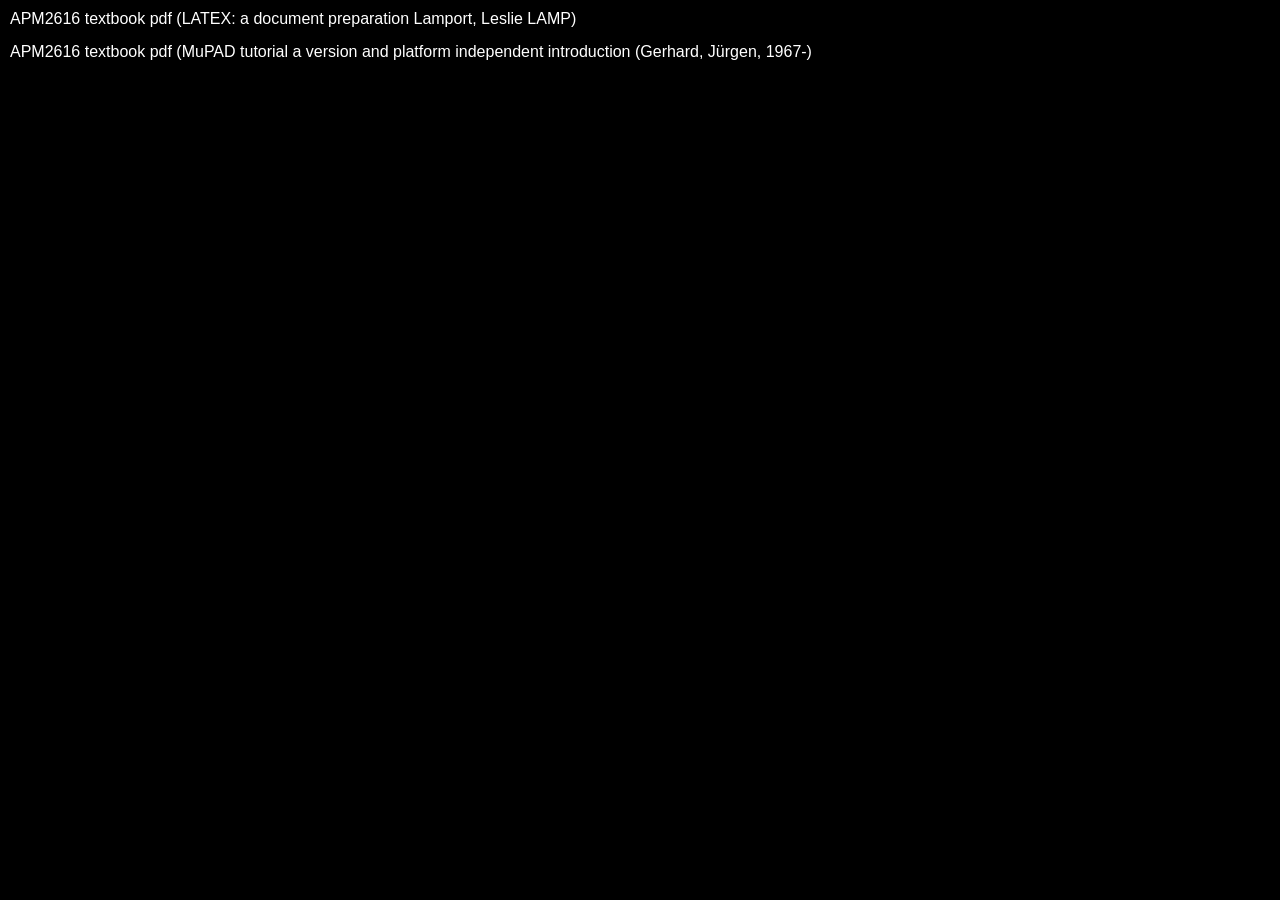
<file: APM2616.html>
<!DOCTYPE html>
<html lang="en">
<head>
    <title>APM2616 Study Notes | Computer Algebra | UNISA Notes</title>
    <meta name="description" content="Download detailed APM2616 study notes for UNISA students. Covering key computer algebra concepts, summaries, and exam preparation resources.">

    <meta charset="UTF-8">
    <meta name="viewport" content="width=device-width, initial-scale=1.0">
    <link rel="canonical" href="https://lonwabosunisanotes.co.za/COS1511.html">
    <link rel="stylesheet" href="style.css">
</head>
<body>

    <p><a href = "https://pub-52a49ba85c1a4db6abe16d45752e7bfb.r2.dev/LATEX%20a%20document%20preparation%20system%20users%20guide%20and%20reference%20manual%20(Lamport%2C%20Leslie)%20(z-library.sk%2C%201lib.sk%2C%20z-lib.sk).pdf" download>APM2616 textbook pdf (LATEX: a document preparation Lamport, Leslie LAMP)</a></p>
    <p><a href = "https://pub-52a49ba85c1a4db6abe16d45752e7bfb.r2.dev/MuPAD%20tutorial%20a%20version%20and%20platform%20independent%20introduction%20(Gerhard%2C%20J%C3%BCrgen%2C%201967-)%20(z-library.sk%2C%201lib.sk%2C%20z-lib.sk).pdf" download>APM2616 textbook pdf (MuPAD tutorial a version and platform independent introduction (Gerhard, Jürgen, 1967-)</a></p>
</body>
</html>
</file>
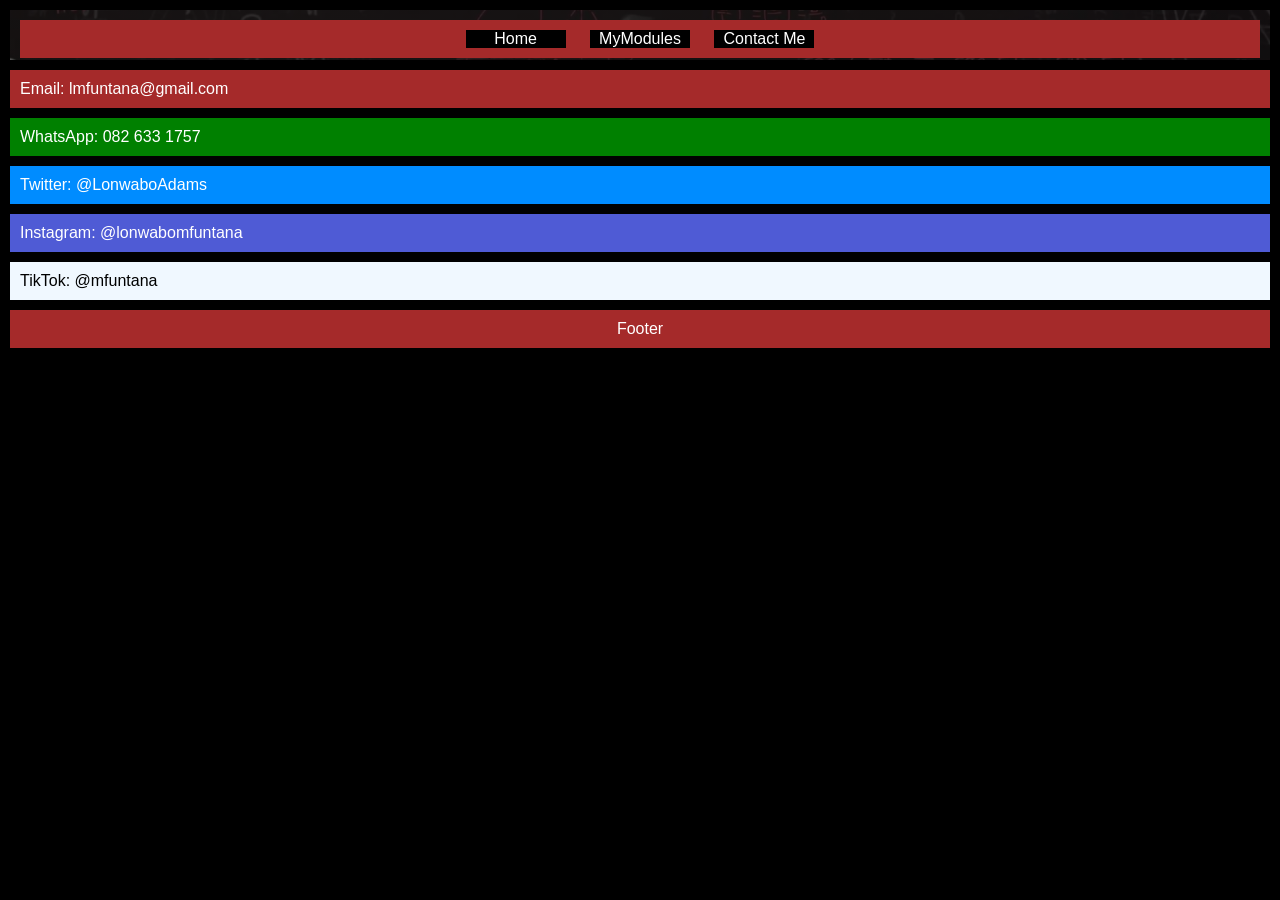
<file: contactMe.html>
<!DOCTYPE html>
<html lang="en">
<head>
    <title>Contact Lonwabo | Ask Questions About UNISA Study Notes</title>
    <meta name="description" content="Get in touch with Lonwabo for any questions, feedback, or requests related to UNISA study notes and resources.">
    <meta charset="UTF-8">
    <meta name="viewport" content="width=device-width, initial-scale=1.0">
    <link rel="stylesheet" href="style.css">
    <link rel="canonical" href="https://lonwabosunisanotes.co.za/contactMe.html">
</head>
<body>
    <header class = "cmheader">
        <nav>
            <ul>
                <li><a href = "index.html">Home</a></li>
                <li><a href = "mymodules.html">MyModules</a></li>
                <li><a href = "contactMe.html">Contact Me</a></li>
            </ul>
        </nav>
        <!--<h1>About Me</h1>-->
    </header>

    <section class = "gmail">Email: lmfuntana@gmail.com</section>
    <section class = "whatsapp">WhatsApp: 082 633 1757</section>
    <section class = "x">Twitter: @LonwaboAdams</section>
    <section class = "insta">Instagram: @lonwabomfuntana</section>
    <section class = "tiktok">TikTok: @mfuntana</section>
    <footer>Footer</footer>
</body>
</html>
</file>
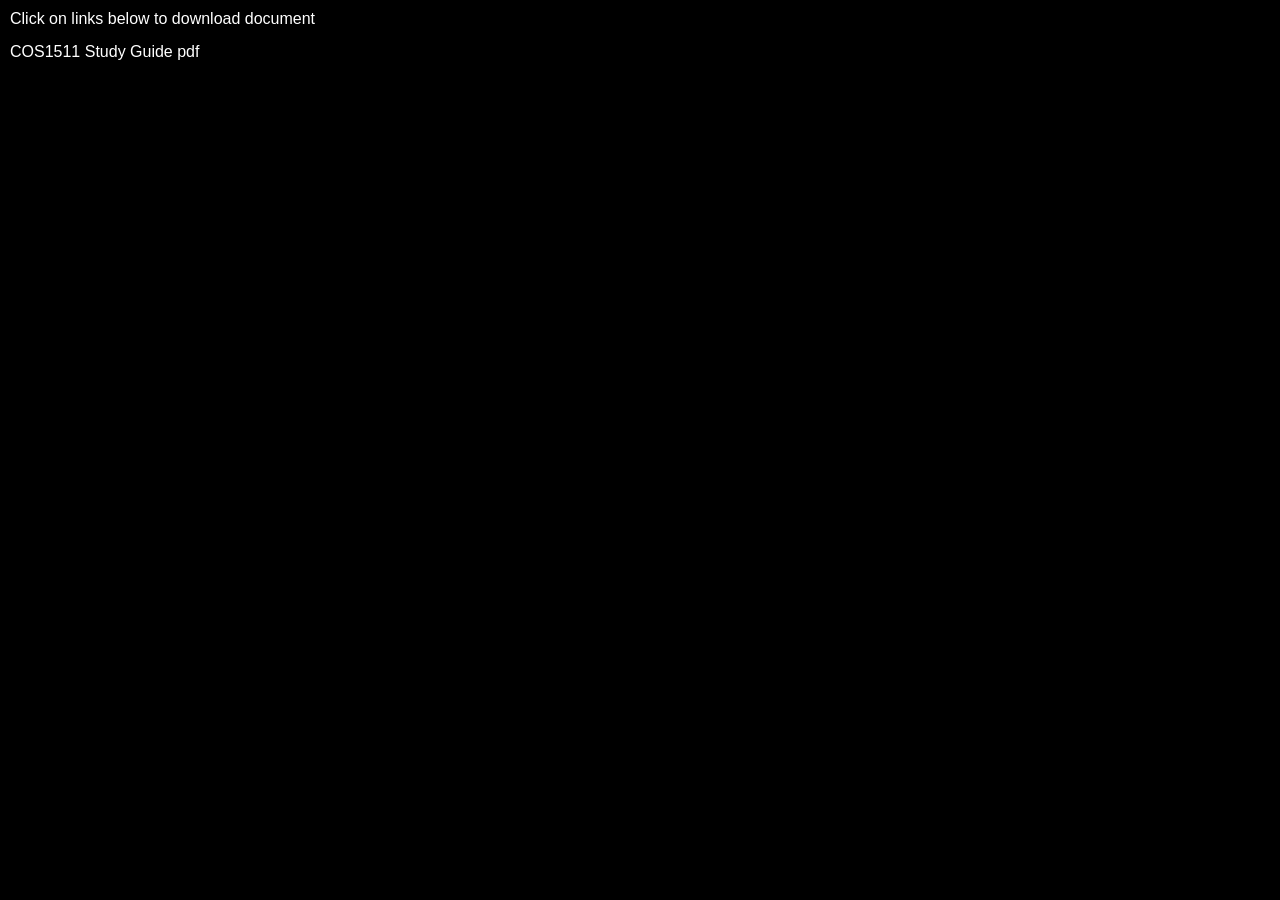
<file: COS1511.html>
<!DOCTYPE html>
<html lang="en">
<head>
    <title>COS1511 Study Notes | UNISA Introduction to Programming | Lonwabo's Notes</title>
    <meta name="description" content="Download detailed COS1511 study notes for UNISA students. Covering key programming concepts, summaries, and exam preparation resources.">

    <meta charset="UTF-8">
    <meta name="viewport" content="width=device-width, initial-scale=1.0">
    <link rel="canonical" href="https://lonwabosunisanotes.co.za/COS1511.html">
    <link rel="stylesheet" href="style.css">
</head>
<body>
    <p>Click on links below to download document</p>

    <p><a href = "StudyGuide.pdf" download>COS1511 Study Guide pdf</a></p>
</body>
</html>
</file>
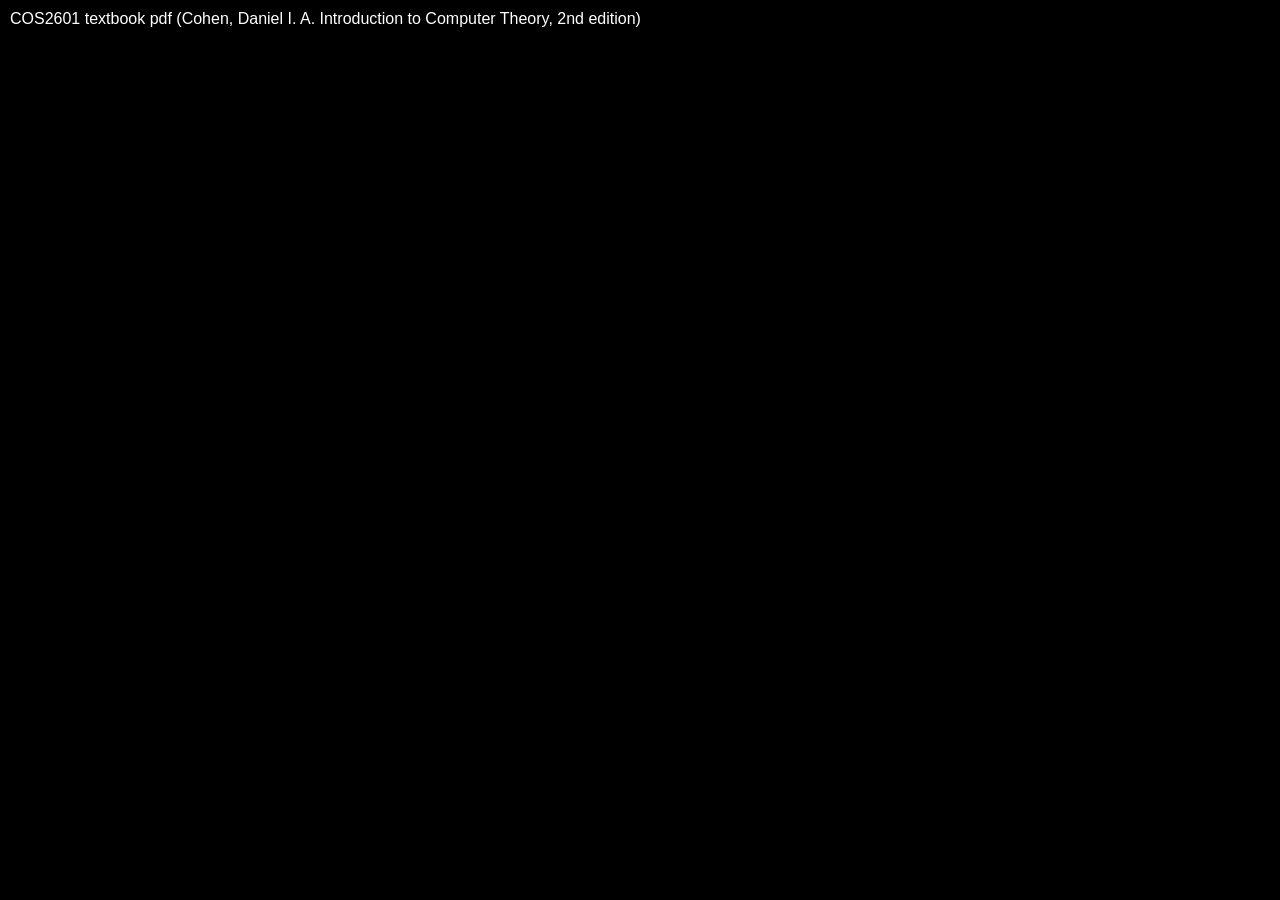
<file: COS2601.html>
<!DOCTYPE html>
<html lang="en">
<head>
    <title>COS2601 Study Notes | Theoretical Computer Science II | UNISA Notes</title>
    <meta name="description" content="Download detailed COS1511 study notes for UNISA students. Covering key theoretical computer science concepts, summaries, and exam preparation resources.">

    <meta charset="UTF-8">
    <meta name="viewport" content="width=device-width, initial-scale=1.0">
    <link rel="canonical" href="https://lonwabosunisanotes.co.za/COS1511.html">
    <link rel="stylesheet" href="style.css">
</head>
<body>

    <p><a href = "https://pub-52a49ba85c1a4db6abe16d45752e7bfb.r2.dev/Introduction%20To%20Computer%20Theory%20By%20Daniel%20I.A%20%20Cohen%202nd%20Edition.pdf" download>COS2601 textbook pdf (Cohen, Daniel I. A. Introduction to Computer Theory, 2nd edition)</a></p>
</body>
</html>
</file>
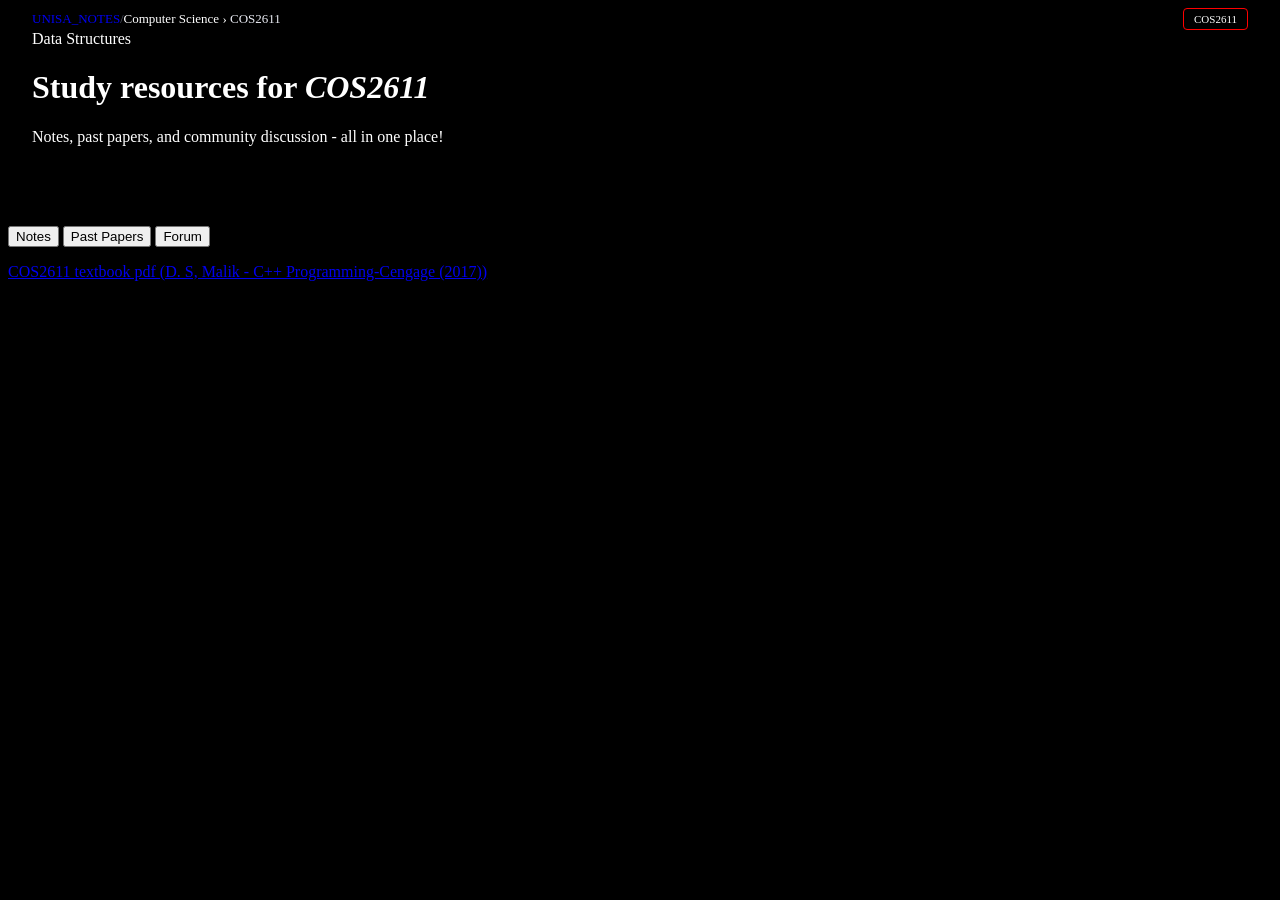
<file: COS2611.html>
<!DOCTYPE html>
<html lang="en">
<head>
    <title>COS2611 Study Notes | Data Structures | UNISA Notes</title>
    <meta name="description" content="Download detailed COS2611 study notes for UNISA students. Covering key data structures concepts, summaries, and exam preparation resources.">

    <meta charset="UTF-8">
    <meta name="viewport" content="width=device-width, initial-scale=1.0">
    <link rel="canonical" href="https://lonwabosunisanotes.co.za/COS1511.html">
    <link rel="stylesheet" href="COS2611-Style.css">
</head>
<body>
    <div class="wrapper">
        <!--NAV-->
        <nav>
            <a href="#" class="nav-brand">UNISA_NOTES</a>
            <span class="nav-sep">/</span>
            <span class="nav-crumb">Computer Science &rsaquo; <span>COS2611</span></span>
            <div class="nav-badge">COS2611</div>
        </nav>

        <!--HERO-->
        <div class="hero">
            <div class="hero-eyebrow">Data Structures</div>
            <h1>Study resources for <em>COS2611</em></h1>
            <P>Notes, past papers, and community discussion - all in one place!</P>
        </div>
    </div>
    
    <!--TABS-->
    <div class="tabs-wrapper">
        <button class="tab-btn active">Notes</button>
        <button class="tab-btn">Past Papers</button>
        <button class="tab-btn">Forum</button>
    </div>

    <p><a href = "https://pub-52a49ba85c1a4db6abe16d45752e7bfb.r2.dev/D.%20S%2C%20Malik%20-%20C%2B%2B%20Programming-Cengage%20(2017).pdf" download>COS2611 textbook pdf (D. S, Malik - C++ Programming-Cengage (2017))</a></p>
</body>
</html>
</file>
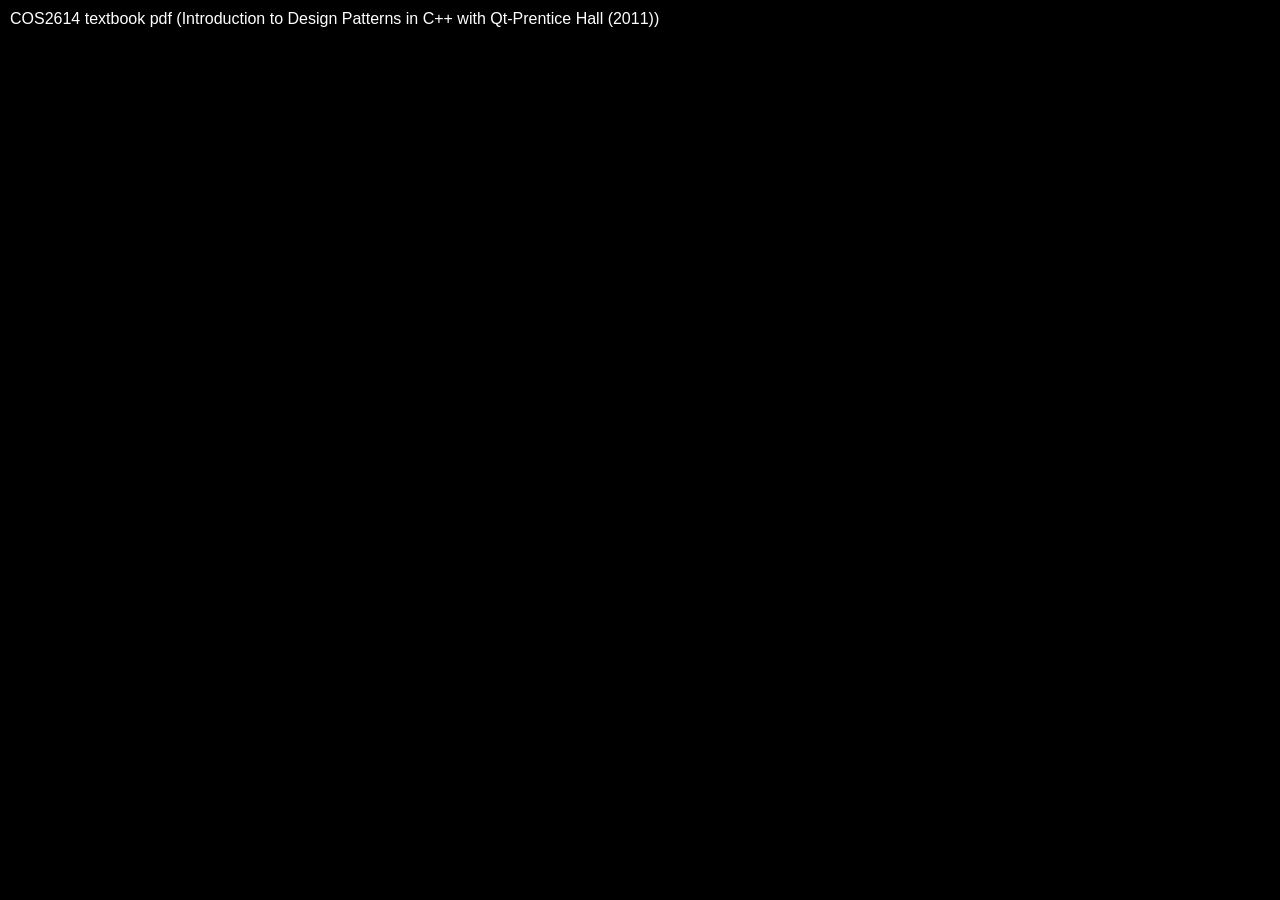
<file: COS2614.html>
<!DOCTYPE html>
<html lang="en">
<head>
    <title>COS1511 Study Notes | Contemporary Concepts | UNISA Notes</title>
    <meta name="description" content="Download detailed COS2614 study notes for UNISA students. Covering Qt programming concepts, summaries, and exam preparation resources.">

    <meta charset="UTF-8">
    <meta name="viewport" content="width=device-width, initial-scale=1.0">
    <link rel="canonical" href="https://lonwabosunisanotes.co.za/COS1511.html">
    <link rel="stylesheet" href="style.css">
</head>
<body>

    <p><a href = "https://pub-52a49ba85c1a4db6abe16d45752e7bfb.r2.dev/(Prentice%20Hall%20Open%20Source%20Software%20Development%20Series)%20Alan%20Ezust%2C%20Paul%20Ezust%20-%20Introduction%20to%20Design%20Patterns%20in%20C%2B%2B%20with%20Qt-Prentice%20Hall%20(2011).pdf" download>COS2614 textbook pdf (Introduction to Design Patterns in C++ with Qt-Prentice Hall (2011))</a></p>
</body>
</html>
</file>
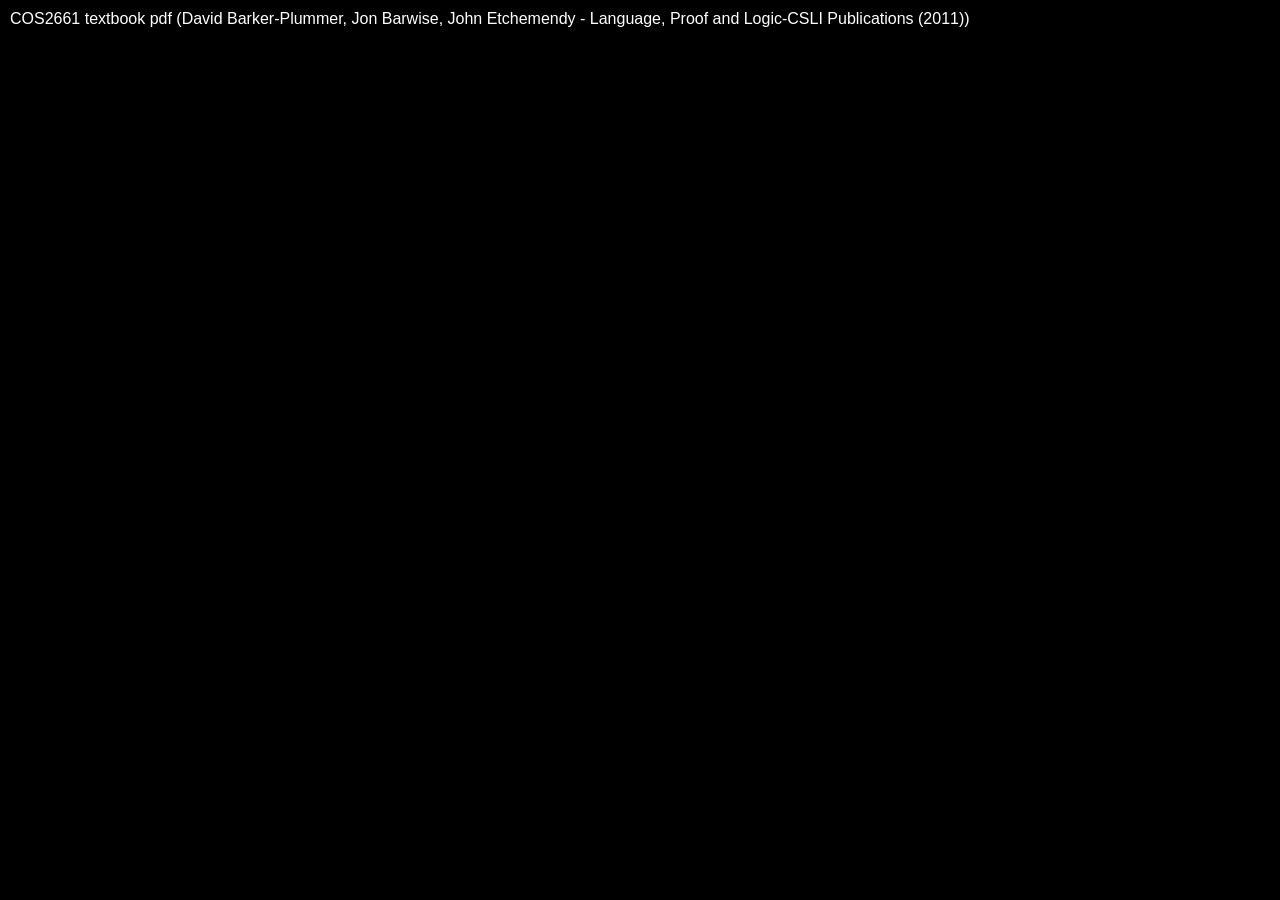
<file: COS2661.html>
<!DOCTYPE html>
<html lang="en">
<head>
    <title>COS2661 Study Notes | Formal Logic II | UNISA Notes</title>
    <meta name="description" content="Download detailed COS2661 study notes for UNISA students. Covering key formal logic concepts, summaries, and exam preparation resources.">

    <meta charset="UTF-8">
    <meta name="viewport" content="width=device-width, initial-scale=1.0">
    <link rel="canonical" href="https://lonwabosunisanotes.co.za/COS1511.html">
    <link rel="stylesheet" href="style.css">
</head>
<body>

    <p><a href = "https://pub-52a49ba85c1a4db6abe16d45752e7bfb.r2.dev/David%20Barker-Plummer%2C%20Jon%20Barwise%2C%20John%20Etchemendy%20-%20Language%2C%20Proof%20and%20Logic-CSLI%20Publications%20(2011).pdf" download>COS2661 textbook pdf (David Barker-Plummer, Jon Barwise, John Etchemendy - Language, Proof and Logic-CSLI Publications (2011))</a></p>
</body>
</html>
</file>
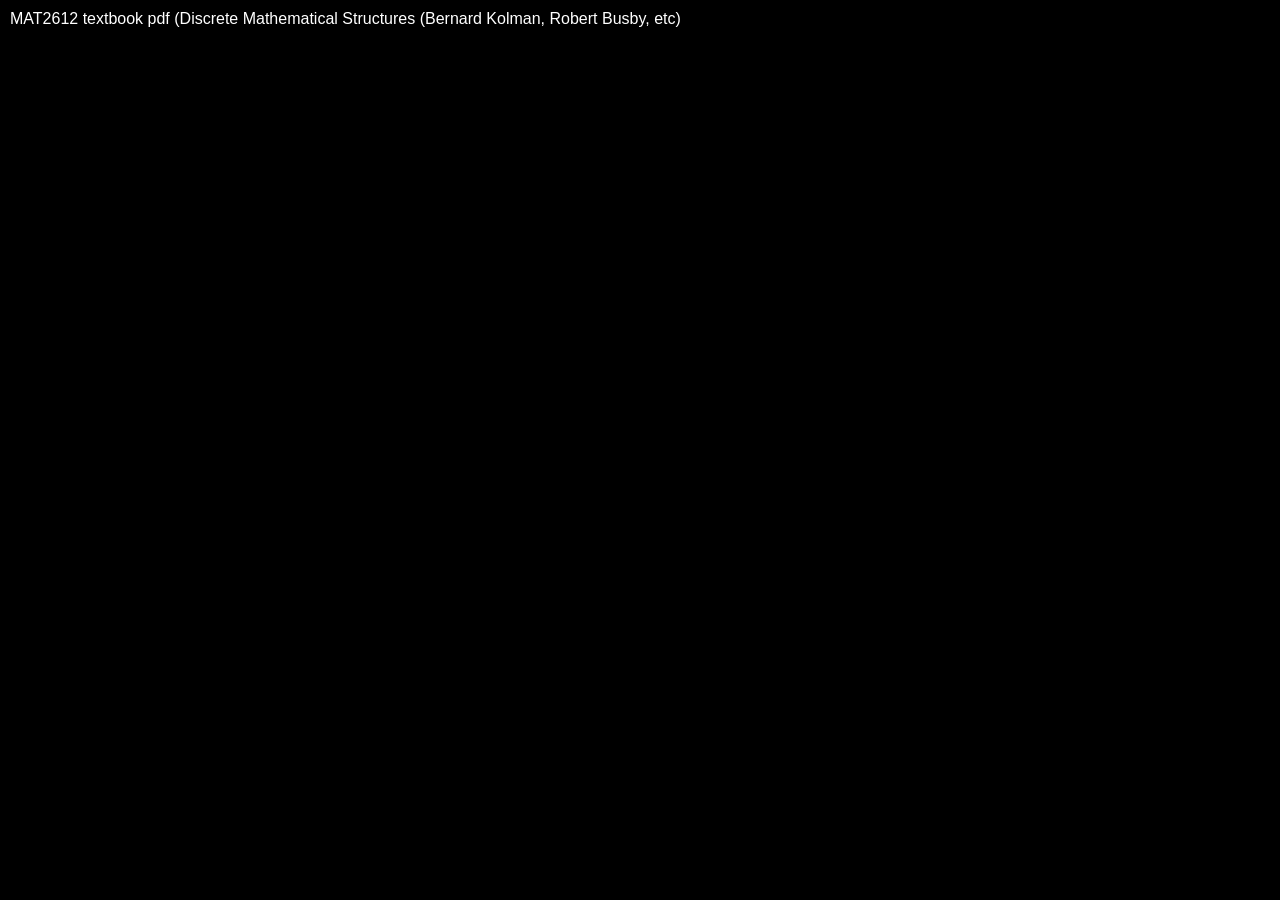
<file: MAT2612.html>
<!DOCTYPE html>
<html lang="en">
<head>
    <title>MAT2612 Study Notes | Intro to Discrete Mathematics | UNISA Notes</title>
    <meta name="description" content="Download detailed MAT2612 study notes for UNISA students. Covering key discrete mathematical concepts, summaries, and exam preparation resources.">

    <meta charset="UTF-8">
    <meta name="viewport" content="width=device-width, initial-scale=1.0">
    <link rel="canonical" href="https://lonwabosunisanotes.co.za/COS1511.html">
    <link rel="stylesheet" href="style.css">
</head>
<body>
    <!--<p>Click on links below to download document</p>-->

    <p><a href = "https://pub-52a49ba85c1a4db6abe16d45752e7bfb.r2.dev/Discrete%20Mathematical%20Structures%20(Bernard%20Kolman%2C%20Robert%20Busby%20etc.)%20(z-library.sk%2C%201lib.sk%2C%20z-lib.sk).pdf" download>MAT2612 textbook pdf (Discrete Mathematical Structures (Bernard Kolman, Robert Busby, etc)</a></p>
</body>
</html>
</file>
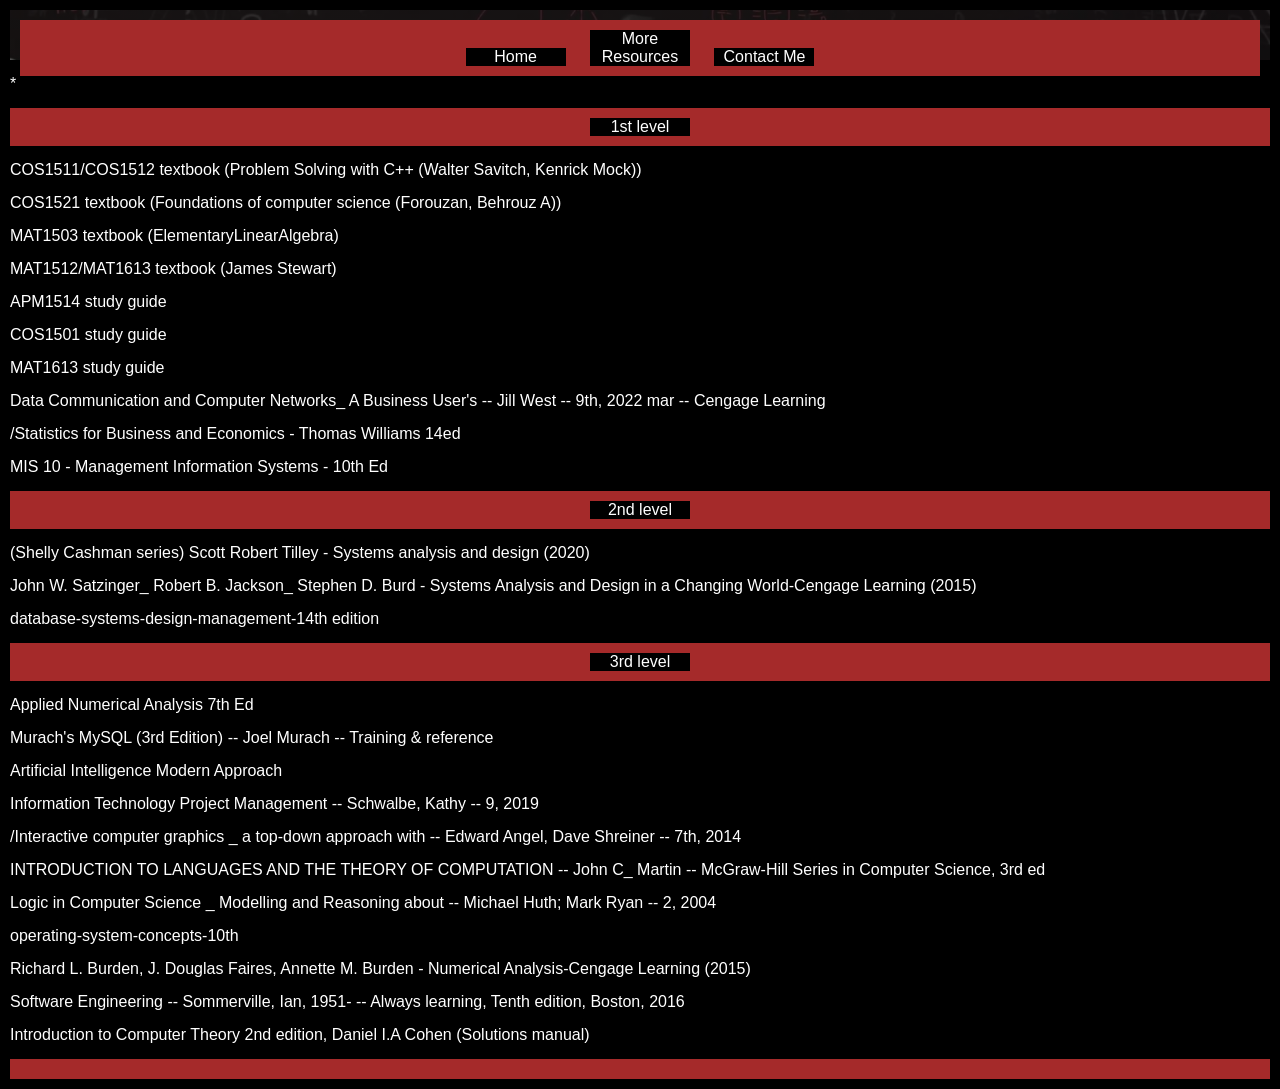
<file: mymodules.html>
<!DOCTYPE html>
<html lang="en">
<head>
    <title>My UNISA Modules | Browse Study Notes by Course | Texbooks</title>
    <meta name="description" content="Explore all UNISA modules. Find study guides, course summaries, and resources essential for your UNISA journey.">
    <meta charset="UTF-8">
    <meta name="viewport" content="width=device-width, initial-scale=1.0">
    <link rel="canonical" href="https://lonwabosunisanotes.co.za/mymodules.html">
    <link rel="stylesheet" href="style.css">
</head>
<body>
    <header class = "myModulesHeader">
        <nav>
            <ul>
                <li><a href = "index.html">Home</a></li>
                <li><a href = "mymodules.html">More Resources</a></li>
                <li><a href = "contactMe.html">Contact Me</a></li>
            </ul>
        </nav>
        <!--<h1>About Me</h1>-->
    </header>
    <!--<section>
        <div>APM1513</div>
        <div>APM1514</div>
        <div>COS1501</div>
    </section>
    <section>
        <div>COS1511</div>
        <div>COS1512</div>
        <div>COS1521</div>
    </section>
    <section>
        <div>MAT1503</div>
        <div>MAT1512</div>
        <div>MAT1613</div>
    </section>-->
    <p> 
    * 
    </p>
    <section>
        <div>1st level</div>
    </section>
    <p><a href = "https://pub-52a49ba85c1a4db6abe16d45752e7bfb.r2.dev/More-resources/Problem%20Solving%20with%20C%2B%2B%20(Walter%20Savitch%2C%20Kenrick%20Mock)%20(Z-Library).pdf">COS1511/COS1512 textbook (Problem Solving with C++ (Walter Savitch, Kenrick Mock))</a></p>
    <p><a href = "https://pub-52a49ba85c1a4db6abe16d45752e7bfb.r2.dev/More-resources/Foundations%20of%20computer%20science%20(Forouzan%2C%20Behrouz%20A)%20(Z-Library).pdf">COS1521 textbook (Foundations of computer science (Forouzan, Behrouz A))</a></p>
    <p><a href = "https://pub-52a49ba85c1a4db6abe16d45752e7bfb.r2.dev/More-resources/ElementaryLinearAlgebra.pdf">MAT1503 textbook (ElementaryLinearAlgebra)</a></p>
    <p><a href = "https://pub-52a49ba85c1a4db6abe16d45752e7bfb.r2.dev/More-resources/Calculus%2C%20Early%20Transcendentals%2C%20International%20Metric%20Eighth%20Edition%20(James%20Stewart)%20(Z-Library).pdf">MAT1512/MAT1613 textbook (James Stewart)</a></p>
    <p><a href = "https://pub-52a49ba85c1a4db6abe16d45752e7bfb.r2.dev/More-resources/APM1514_SudyGuide.pdf">APM1514 study guide</a></p>
    <p><a href = "https://pub-52a49ba85c1a4db6abe16d45752e7bfb.r2.dev/More-resources/COS1501_Study_Guide.pdf">COS1501 study guide</a></p>
    <p><a href = "https://pub-52a49ba85c1a4db6abe16d45752e7bfb.r2.dev/More-resources/MAT1613_StudyGuide.pdf">MAT1613 study guide</a></p>
    <p><a href = "https://pub-52a49ba85c1a4db6abe16d45752e7bfb.r2.dev/More-resources/Data%20Communication%20and%20Computer%20Networks_%20A%20Business%20User's%20--%20Jill%20West%20--%209th%2C%202022%20mar%20--%20Cengage%20Learning%20--%209780357504406%20--%20dfaa4da27c3254a1fb5d4e076006c4a2%20--%20Anna%E2%80%99s%20Archive.pdf">Data Communication and Computer Networks_ A Business User's -- Jill West -- 9th, 2022 mar -- Cengage Learning </a></p>
    <p><a href = "https://pub-52a49ba85c1a4db6abe16d45752e7bfb.r2.dev/More-resources/Statistics%20for%20Business%20%20and%20Economics%20-%20Thomas%20Williams%2014ed.pdf">/Statistics for Business and Economics - Thomas Williams 14ed</a></p>
    <p><a href = "https://pub-52a49ba85c1a4db6abe16d45752e7bfb.r2.dev/More-resources/MIS%2010%20-%20Management%20Information%20Systems%20-%2010th%20Ed..pdf">MIS 10 - Management Information Systems - 10th Ed</a></p>

    <section>
        <div>2nd level</div>
    </section>
    <p><a href = "https://pub-52a49ba85c1a4db6abe16d45752e7bfb.r2.dev/more-resources-2nd-level/(Shelly%20Cashman%20series)%20Scott%20Robert%20Tilley%20-%20Systems%20analysis%20and%20design%20(2020).pdf">(Shelly Cashman series) Scott Robert Tilley - Systems analysis and design (2020)</a></p>
    <p><a href = "https://pub-52a49ba85c1a4db6abe16d45752e7bfb.r2.dev/more-resources-2nd-level/John%20W.%20Satzinger_%20Robert%20B.%20Jackson_%20Stephen%20D.%20Burd%20-%20Systems%20Analysis%20and%20Design%20in%20a%20Changing%20World-Cengage%20Learning%20(2015).pdf">John W. Satzinger_ Robert B. Jackson_ Stephen D. Burd - Systems Analysis and Design in a Changing World-Cengage Learning (2015)</a></p>
    <p><a href = "https://pub-52a49ba85c1a4db6abe16d45752e7bfb.r2.dev/more-resources-2nd-level/database-systems-design-management-14th.pdf">database-systems-design-management-14th edition</a></p>
    <section>
        <div>3rd level</div>
    </section>
    <p><a href = "https://pub-52a49ba85c1a4db6abe16d45752e7bfb.r2.dev/More-resources-3rd-level/Applied%20Numerical%20Analysis%207th%20Ed_%20--%20Curtis%20F_%20Gerald%2C%20Patrick%20O_%20Wheatley%20--%207_%20ed%2C%20Boston%2C%20c%202004%20erschienen%202003%20--%20Addison%20Wesley%20--%209780321133045%20--%200cbedcad68201607c61f04d8aa9c4cf2%20--%20Anna%E2%80%99s%20Archive.pdf">Applied Numerical Analysis 7th Ed</a></p>
    <p><a href = "https://pub-52a49ba85c1a4db6abe16d45752e7bfb.r2.dev/More-resources-3rd-level/Murach's%20MySQL%20(3rd%20Edition)%20--%20Joel%20Murach%20--%20Training%20%26%20reference%2C%203rd%20edition%2C%20Fresno%2C%20CA%2C%202019%20--%20Mike%20Murach%20and%20Associates%2C%20Incorporated%20--%209781943872367%20--%202114ea664321fbd5ae473dbf6fa10d0c%20--%20Anna%E2%80%99s%20Archive.pdf">Murach's MySQL (3rd Edition) -- Joel Murach -- Training & reference</a></p>
    <p><a href = "https://pub-52a49ba85c1a4db6abe16d45752e7bfb.r2.dev/More-resources-3rd-level/Artificial%20Intelligence%20Modern%20Approach.pdf">Artificial Intelligence Modern Approach</a></p>
    <p><a href = "https://pub-52a49ba85c1a4db6abe16d45752e7bfb.r2.dev/More-resources-3rd-level/Information%20Technology%20Project%20Management%20--%20Schwalbe%2C%20Kathy%20--%209%2C%202019%20--%20CENGAGE%20Learning%20Custom%20Publishing%20--%209781337101356%20--%20416b0de0a6a1a12a2b615cf6796c0bfd%20--%20Anna%E2%80%99s%20Archive.pdf">Information Technology Project Management -- Schwalbe, Kathy -- 9, 2019</a></p>
    <p><a href = "https://pub-52a49ba85c1a4db6abe16d45752e7bfb.r2.dev/More-resources-3rd-level/Interactive%20computer%20graphics%20_%20a%20top-down%20approach%20with%20--%20Edward%20Angel%2C%20Dave%20Shreiner%20--%207th%2C%202014%20--%20Pearson%20Education%20(US)%20--%209780133574845%20--%20f7ef89333153e35386d1303ae27a868b%20--%20Anna%E2%80%99s%20Archive.pdf">/Interactive computer graphics _ a top-down approach with -- Edward Angel, Dave Shreiner -- 7th, 2014</a></p>
    <p><a href = "https://pub-52a49ba85c1a4db6abe16d45752e7bfb.r2.dev/More-resources-3rd-level/INTRODUCTION%20TO%20LANGUAGES%20AND%20THE%20THEORY%20OF%20COMPUTATION%20--%20John%20C_%20Martin%20--%20McGraw-Hill%20Series%20in%20Computer%20Science%2C%203nd%20ed%2C%20New%20York%2C%20--%20Tata%20Mcgraw%20--%209780071198547%20--%20c8f813ce1ceb7c72dc19c171a344362d%20--%20Anna%E2%80%99s%20Archive.pdf">INTRODUCTION TO LANGUAGES AND THE THEORY OF COMPUTATION -- John C_ Martin -- McGraw-Hill Series in Computer Science, 3rd ed</a></p>
    <p><a href = "https://pub-52a49ba85c1a4db6abe16d45752e7bfb.r2.dev/More-resources-3rd-level/Logic%20in%20Computer%20Science%20_%20Modelling%20and%20Reasoning%20about%20--%20Michael%20Huth%3B%20Mark%20Ryan%20--%202%2C%202004%20--%20Cambridge%20University%20Press%20--%209780511264016%20--%201563f288605c56a4ea283bb2cd91ffb9%20--%20Anna%E2%80%99s%20Archive.pdf">Logic in Computer Science _ Modelling and Reasoning about -- Michael Huth; Mark Ryan -- 2, 2004</a></p>
    <p><a href = "https://pub-52a49ba85c1a4db6abe16d45752e7bfb.r2.dev/More-resources-3rd-level/operating-system-concepts-10th.pdf">operating-system-concepts-10th</a></p>
    <p><a href = "https://pub-52a49ba85c1a4db6abe16d45752e7bfb.r2.dev/More-resources-3rd-level/Richard%20L.%20Burden%2C%20J.%20Douglas%20Faires%2C%20Annette%20M.%20Burden%20-%20Numerical%20Analysis-Cengage%20Learning%20(2015).pdf">Richard L. Burden, J. Douglas Faires, Annette M. Burden - Numerical Analysis-Cengage Learning (2015)</a></p>
    <p><a href = "https://pub-52a49ba85c1a4db6abe16d45752e7bfb.r2.dev/More-resources-3rd-level/Software%20Engineering%20--%20Sommerville%2C%20Ian%2C%201951-%20--%20Always%20learning%2C%20Tenth%20edition%2C%20Boston%2C%202016%20--%20Boston_%20Pearson%20--%209780133943030%20--%2011c3e4c0a61b4d5754c1e8e4a5223e40%20--%20Anna%E2%80%99s%20Archive.pdf">Software Engineering -- Sommerville, Ian, 1951- -- Always learning, Tenth edition, Boston, 2016</a></p>
    <p><a href = "https://pub-52a49ba85c1a4db6abe16d45752e7bfb.r2.dev/More-resources-3rd-level/solutions-manual.pdf">Introduction to Computer Theory 2nd edition, Daniel I.A Cohen (Solutions manual)</a></p>
    <footer></footer>
</body>
</html>
</file>
<file: style.css>
body{
    background: rgb(0, 0, 0);
    font-family: Arial, Helvetica, sans-serif;
    color: white;
    margin: 0px;
    padding: 0px;
}
header {
    /*background-color:blueviolet;*/
    /*background-image: url("5706210.jpg");*/
    background: 
  linear-gradient(rgba(0,0,0,0.65), rgba(0,0,0,0.65)),
  url('/5706210.jpg');
background-size: cover;
background-position: center;
    margin: 10px;
    padding: 10px;
    text-align: center;
    height: 400px;
    /*margin-bottom: 140px;*/
}

.cmheader{
    height: 30px;
}

.myModulesHeader{
    height: 30px;
}

/*.myhead{
    display: flex;
    flex-direction: row;
}*/

.myhead{
    display: flex;
    flex-direction: column;
    align-items: center;
    justify-content: center;
    /*margin-bottom: 40px;*/
}
.myhead figcaption{
    /*text-align: center;*/
    margin: 5px;
    padding: 5px;
    /*width: 200px;*/
    color: rgb(255, 255, 255);
}
.myhead img{
    border: 3px solid white;
    width: 280px;
    border-radius: 50%;
}
section {
    background-color: brown;
    margin: 10px;
    padding: 10px;
    display: flex;
    flex-direction: row;
}

section.gmail{
    background-color: brown;
}

section.whatsapp{
    background-color: green;
}

section.x{
    background-color: rgb(0, 140, 255);
}

section.insta{
    background-color: rgb(79, 91, 213);
}

section.tiktok{
    background-color: aliceblue;
    color: black;
}

div {
    background-color: rgb(0, 0, 0);
    width:100px;
    margin:auto;
    text-align: center;
}

p {
    /*background-color: rgb(0, 0, 0);*/
    margin: 5px;
    padding: 5px;
}

ul{
    background-color: brown;
    margin: 0px;
    padding: 0px;
    list-style-type: none;
    /*width: 320px;*/
}

li{
    display: inline-block;
    background-color: rgb(0, 0, 0);
    /*color: black;*/
    width: 100px;
    margin: 10px;
    padding: 0px;
    /*text-align: center;*/
}

a{
    text-decoration: none;
    color: white;
}

a:hover{
    text-decoration: underline;
}

footer{
    background-color: brown;
    text-align: center;
    margin: 10px;
    padding: 10px;
    /*color: white;*/
}

@media screen and (min-width: 501px) and (max-width: 639px){
    header{
        margin-bottom: 40px;
    }
    
}

@media  screen and (min-width: 441px) and (max-width:500px){
    header{
        margin-bottom: 120px;
    }
    
}

@media screen and (max-width: 440px) {
    .section{
        width: 100%;
    }

    header{
        margin-bottom: 120px;
        flex-direction: column;
        display: flex;
        align-items: center;

    }

    .myhead{
        display: flex;
        width: 200px;
        /*flex-direction: column;*/
        /*align-items: center;*/
        /*justify-content: center;*/
    }
    
}
</file>
<file: COS2611-Style.css>
body {
  background-color:black;
  color: white;
  /*line-height: 1.6;*/
}

.wrapper {
  position: relative;
  z-index:1;
  max-width:100%;
  margin:0 auto;
  padding:0 1.5rem 4rem;
}

nav {
  display: flex;
  align-items: center;
}

.nav-brand {
  font-size: 13px;
  letter spacing: 0.05em;
  text-decoration: none;
}

.nav-sep {
  color: #5a5e73;
  font-size: 12px;
}

.nav-crumb {
  font-size:13px;
}

.nav-crumb span {
  color: #e8eaf2;
}
  
.nav-badge {
  margin-left:auto;
  padding:4px 10px;
  font-size:11px;
  border:1px solid red;
  border-radius:4px;
}
</file>
